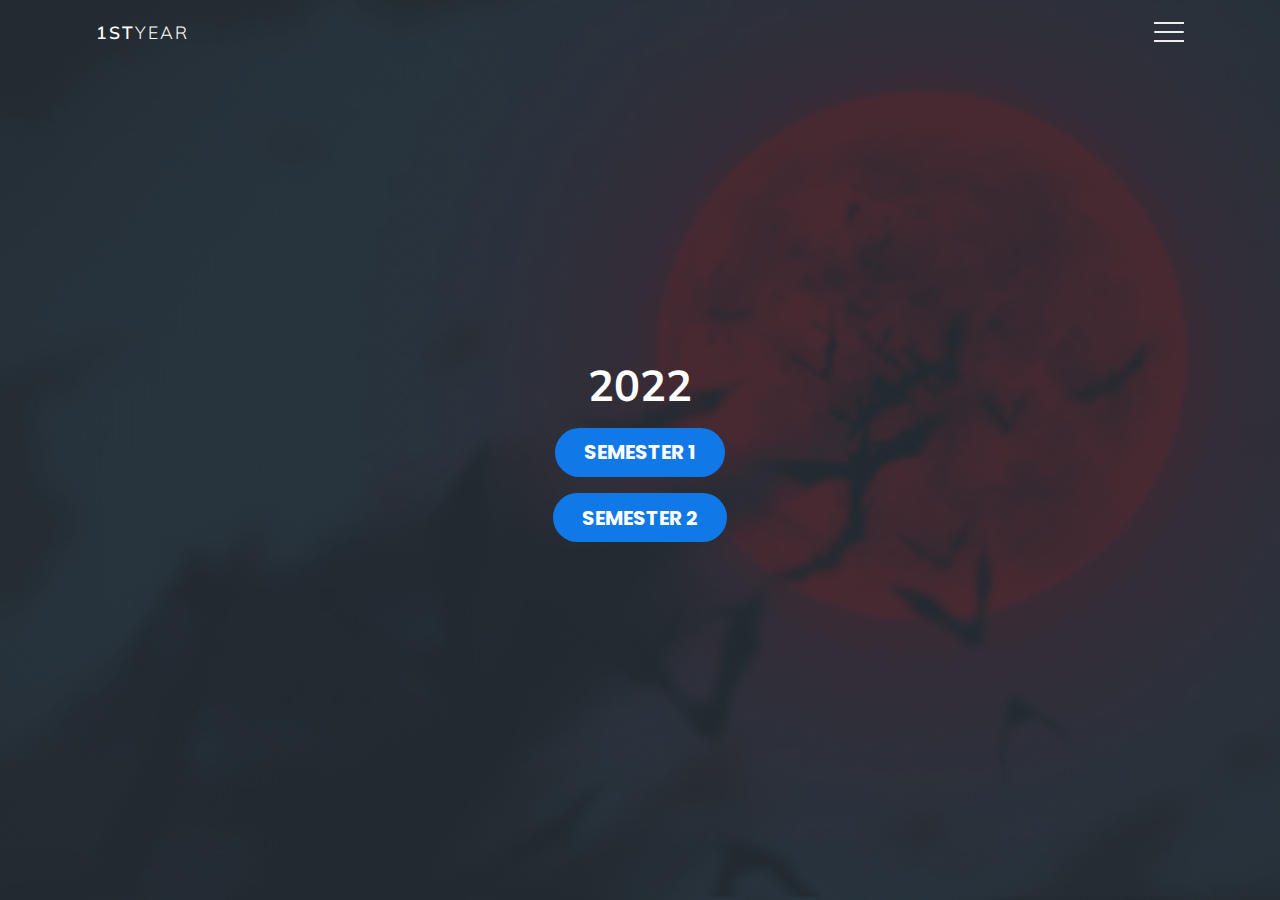
<file: 1styear.html>
<!DOCTYPE html>
<html lang="en">
  <head>
    <meta charset="UTF-8" />
    <meta name="viewport" content="width=device-width, initial-scale=1.0" />
    <title>HTS</title>
    <link rel="stylesheet" href="style.css" />
    <link rel="stylesheet" href="style2.css">
    <link rel="stylesheet" href="https://use.fontawesome.com/releases/v5.3.1/css/all.css">
    <style>
      header {
min-height: 100vh;
width: 100%;
background: url("5Kkr.gif") no-repeat center / cover ;
position: relative;
}
    </style>
  </head>

  <body>
    <div class="container">
      <div class="navbar">
        <div class="menu">
          <h3 class="logo">1st<span>Year</span></h3>
          <div class="hamburger-menu">
            <div class="bar"></div>
          </div>
        </div>
      </div>

      <div class="main-container">
        <div class="main">
          <header>
            <div class="overlay">
              <div class="inner">
                
                  
                <h2 class="title"> 2022</h2>
               
                <button class="btn">  <a href = "2022sem2.html" style="color: white; text-decoration:none;" > <h2>Semester 1</h2></a> </button><br>
                <button class="btn">  <a href = "2022sem1.html" style="color: white; text-decoration:none;" > <h2>Semester 2</h2></a> </button>
       
                  
              
            </div>
          </header>
        </div>

        <div class="shadow one"></div>
        <div class="shadow two"></div> 
      </div>

      <div class="links">
        <ul>
          <li>
            <a href="Home.html" style="--i: 0.05s; text-decoration:none;">Home</a>
          </li>
          <li>
            <a href="1styear.html" style="--i: 0.1s; text-decoration:none;">1st Year</a>
          </li>
          <li>
            <a href="2ndyear.html" style="--i: 0.15s; text-decoration:none;">2nd Year</a>
          </li>
          <li>
            <a href="3rdyear.html" style="--i: 0.2s; text-decoration:none;">3rd Year</a>
          </li>
          <li>
            <a href="4thyear.html" style="--i: 0.25s; text-decoration:none;">4th Year</a>
          </li>
          <li>
            <a href="about.html" style="--i: 0.3s; text-decoration:none;"> Notes</a>
          </li>
        </ul>
      </div>
    </div>
    <script src="app.js"></script>
   
   
             
  </body>
</html>
</file>
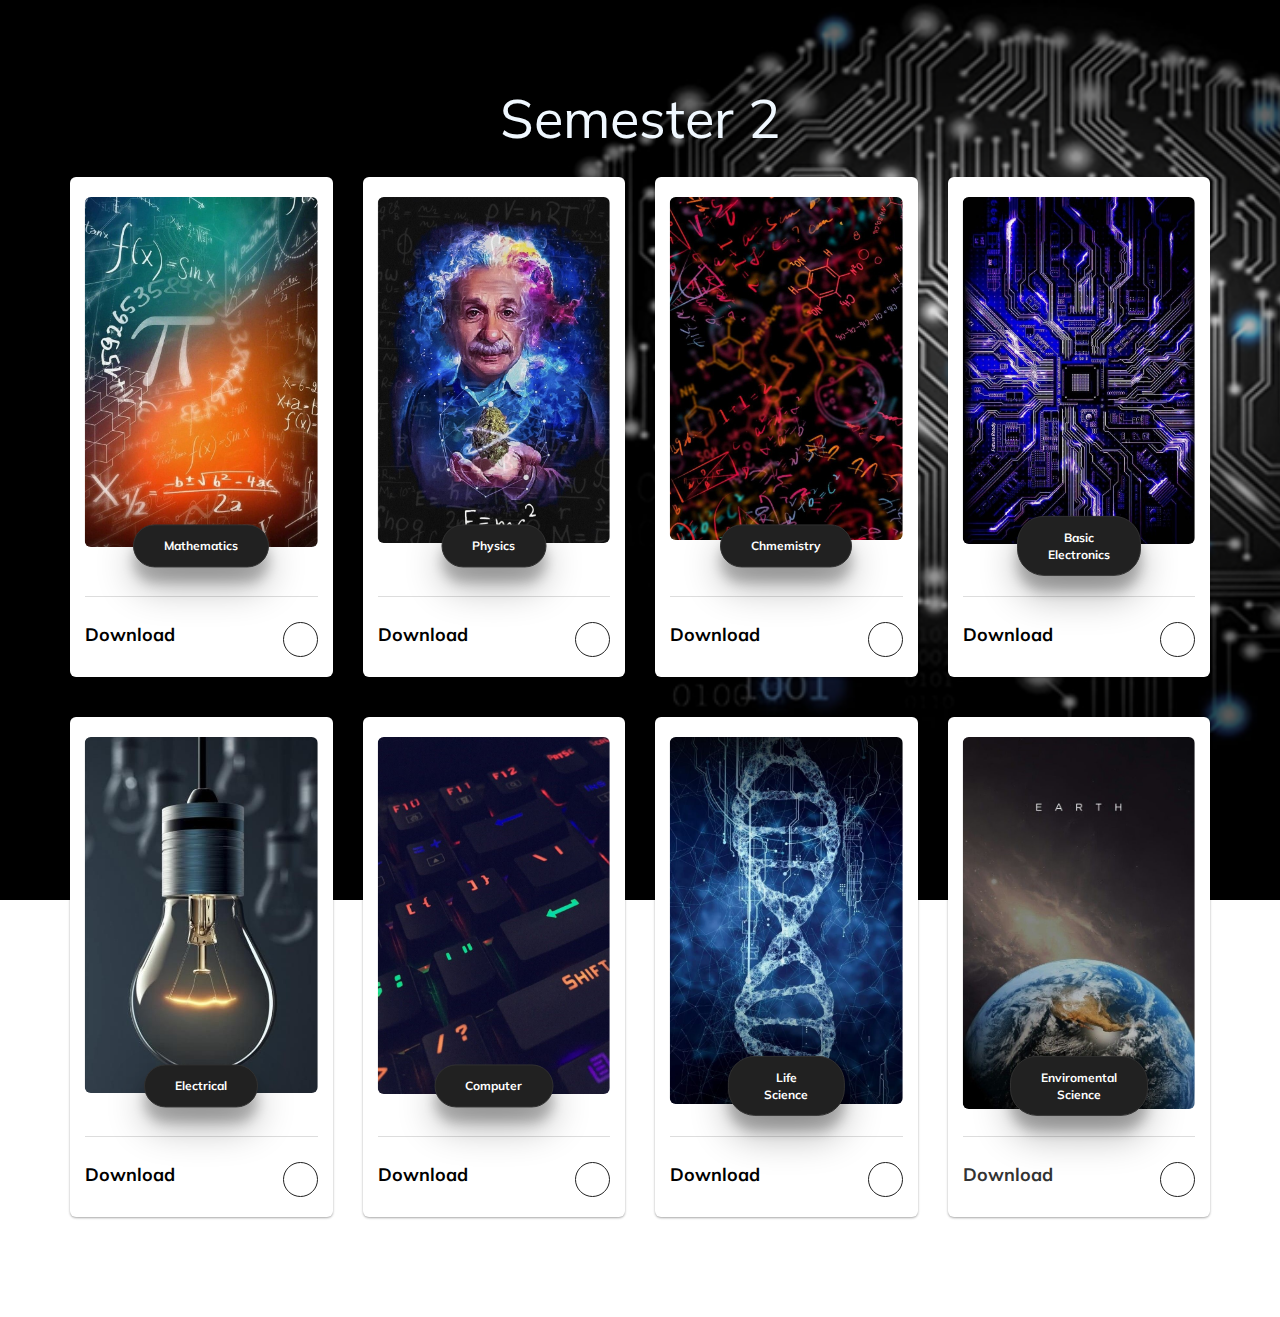
<file: 2022sem1.html>
<!DOCTYPE html>
<html lang="en" >
<head>
  <meta charset="UTF-8">
  <title>2022-semester2</title>
 
<link rel='stylesheet' href='https://maxcdn.bootstrapcdn.com/bootstrap/3.3.7/css/bootstrap.min.css'>
<link rel="stylesheet" href="./style2.css">

</head>
<body>
<!-- partial:index.partial.html -->


<div class="shell">
  <div class="container">
    <div class="container1">
      Semester 2
        
      </div>

    <div class="row">
      <div class="col-md-3">
        <div class="wsk-cp-product">
          <div class="wsk-cp-img">
            <img src="download.jfif" class="img-responsive" />
          </div>
          <div class="wsk-cp-text">
            <div class="category">
              <span>Mathematics</span>
            </div>
            <div class="card-footer">
              <div class="wcf-left"><span class="price"><a href = "https://drive.google.com/file/d/14luK5hTlE2MDEBNUDok4kD4ci3mFXIgj/view?usp=share_link" style=" color: black;text-decoration:none;" > Download</a></span></div>
              <div class="wcf-right"><a href="#" class="buy-btn"><i class="zmdi zmdi-shopping-basket"></i></a></div>
            </div>
          </div>
        </div>
      </div>





      <div class="col-md-3">
        <div class="wsk-cp-product">
          <div class="wsk-cp-img"><img src="Albert Einstein IPhone Wallpaper _ Pôsteres de ciência, Desenhos de quimica, Desenhando retratos.jfif" alt="Product" class="img-responsive" /></div>
          <div class="wsk-cp-text">
            <div class="category">
              <span>Physics</span>
            </div>
           
            <div class="card-footer">
              <div class="wcf-left"><span class="price"><a href = "Home.html" style=" color: black;text-decoration:none;" > Download</a></span></div>
              <div class="wcf-right"><a href="#" class="buy-btn"><i class="zmdi zmdi-shopping-basket"></i></a></div>
            </div>
          </div>
        </div>
      </div>








      <div class="col-md-3">
        <div class="wsk-cp-product">
          <div class="wsk-cp-img"><img src="Chemistry IPhone Wallpaper - IPhone Wallpapers.jfif" alt="Product" class="img-responsive" /></div>
          <div class="wsk-cp-text">
            <div class="category">
              <span>Chmemistry</span>
            </div>
            <div class="card-footer">
              <div class="wcf-left"><span class="price"><a href = "Home.html" style=" color: black;text-decoration:none;" > Download</a></span></div>
              <div class="wcf-right"><a href="#" class="buy-btn"><i class="zmdi zmdi-shopping-basket"></i></a></div>
            </div>
          </div>
        </div>
      </div>





      <div class="col-md-3">
        <div class="wsk-cp-product">
          <div class="wsk-cp-img"><img src="download1.jfif" alt="Product" class="img-responsive" /></div>
          <div class="wsk-cp-text">
            <div class="category">
              <span>Basic Electronics</span>
            </div>
            <div class="card-footer">
              <div class="wcf-left"><span class="price"><a href = "https://drive.google.com/file/d/1tmpnNOwl6OBOIGTT5zBUyQebWwu52nvU/view?usp=share_link" style=" color: black;text-decoration:none;" > Download</a></span></div>
              <div class="wcf-right"><a href="#" class="buy-btn"><i class="zmdi zmdi-shopping-basket"></i></a></div>
            </div>
          </div>
        </div>
      </div>
    </div>



    <div class="row">
      <div class="col-md-3">
        <div class="wsk-cp-product">
          <div class="wsk-cp-img">
            <img src="Free Light Bulb Wallpaper For Your Phone.jfif" class="img-responsive" />
          </div>
          <div class="wsk-cp-text">
            <div class="category">
              <span>Electrical</span>
            </div>
          
            <div class="card-footer">
              <div class="wcf-left"><span class="price"><a href = "https://drive.google.com/file/d/1TcxLh-Erq_yrjzF3q775MpYH2MUv0YNY/view?usp=share_link" style=" color: black;text-decoration:none;" > Download</a></span></div>
              <div class="wcf-right"><a href="#" class="buy-btn"><i class="zmdi zmdi-shopping-basket"></i></a></div>
            </div>
          </div>
        </div>
      </div>
      <div class="col-md-3">
        <div class="wsk-cp-product">
          <div class="wsk-cp-img"><img src="Wallpapers keyboard.jfif" alt="Product" class="img-responsive" /></div>
          <div class="wsk-cp-text">
            <div class="category">
              <span>Computer</span>
            </div>
          <div class="card-footer">
              <div class="wcf-left"><span class="price"><a href = "Home.html" style=" color: black;text-decoration:none;" > Download</a></span></div>
              <div class="wcf-right"><a href="#" class="buy-btn"><i class="zmdi zmdi-shopping-basket"></i></a></div>
            </div>
          </div>
        </div>
      </div>


      <div class="col-md-3">
        <div class="wsk-cp-product">
          <div class="wsk-cp-img"><img src="download2.jfif" alt="Product" class="img-responsive" /></div>
          <div class="wsk-cp-text">
            <div class="category">
              <span>Life Science</span>
            </div>
           
            <div class="card-footer">
              <div class="wcf-left"><span class="price"><a href = "https://drive.google.com/file/d/1tyAqsyNu_QuIY27sj90h1M3udUKqfQlR/view?usp=share_link" style=" color: black;text-decoration:none;" > Download</a></span></div>
              <div class="wcf-right"><a href="#" class="buy-btn"><i class="zmdi zmdi-shopping-basket"></i></a></div>
            </div>
          </div>
        </div>
      </div>


      <div class="col-md-3">
        <div class="wsk-cp-product">
          <div class="wsk-cp-img"><img src="download4.jfif" alt="Product" class="img-responsive" /></div>
          <div class="wsk-cp-text">
            <div class="category">
              <span>Enviromental Science</span>
            </div>
<div class="card-footer">
              <div class="wcf-left"><span class="price">Download</span></div>
              <div class="wcf-right"><a href="#" class="buy-btn"><i class="zmdi zmdi-shopping-basket"></i></a></div>
            </div>
          </div>
        </div>
      </div>
    </div>
  </div>
</div>
<!-- partial -->
  
</body>
</html>
</file>
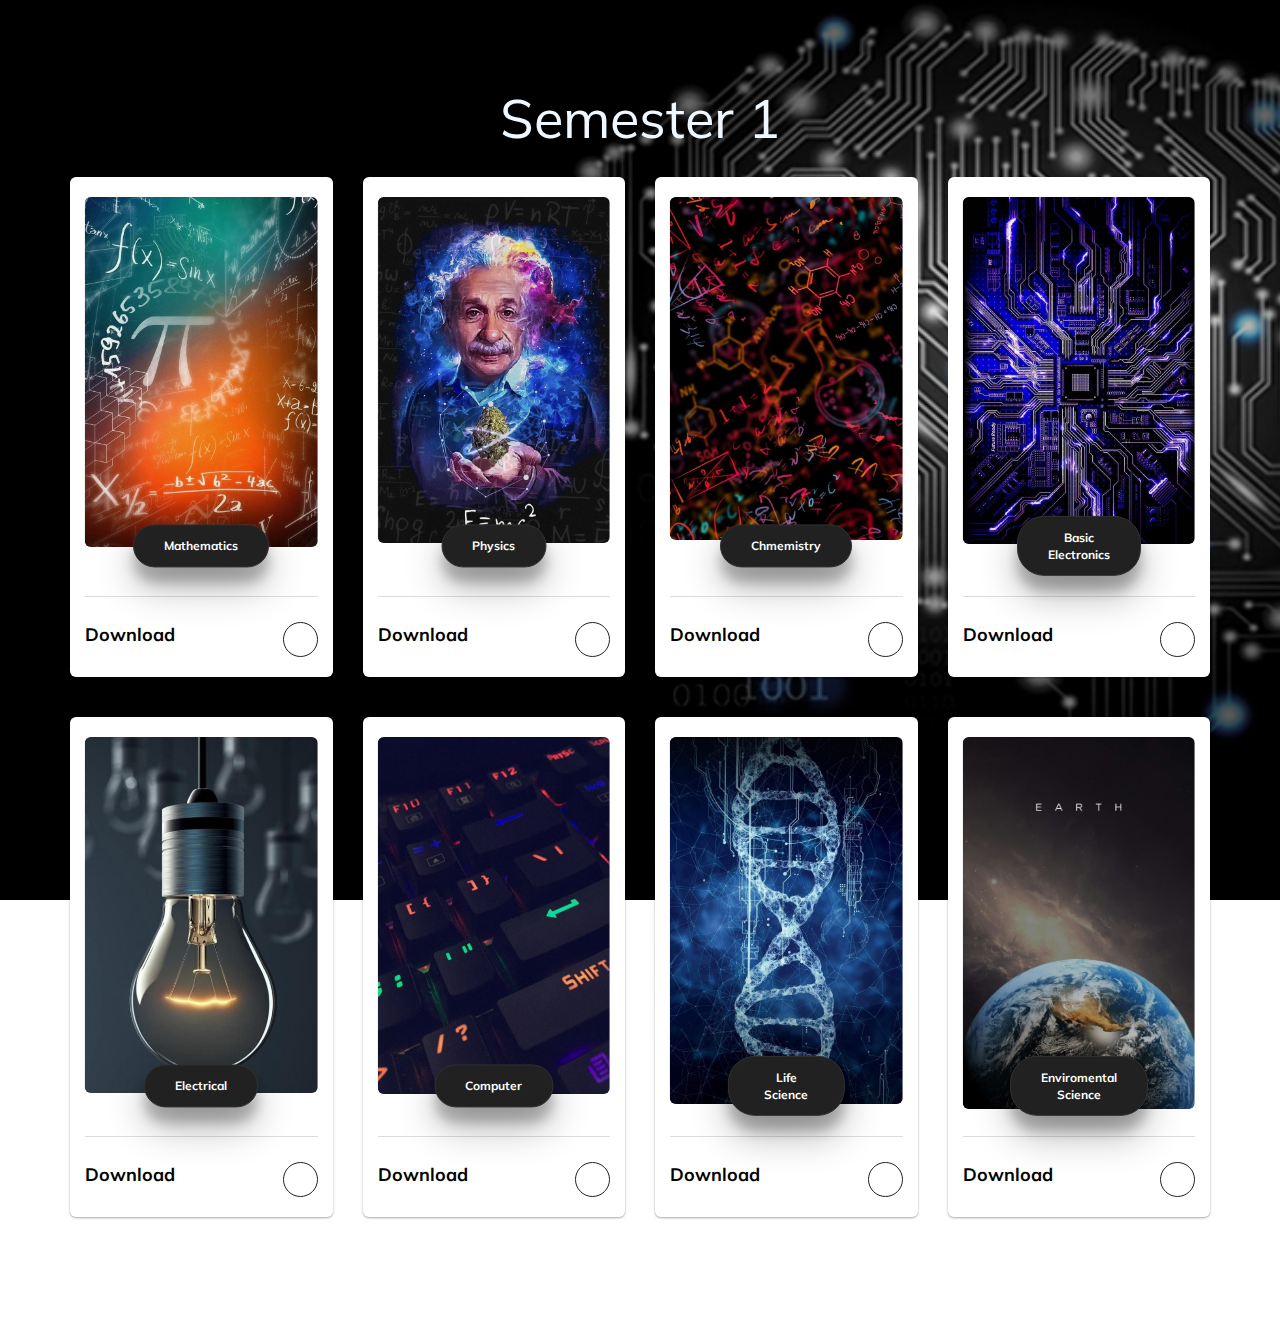
<file: 2022sem2.html>
<!DOCTYPE html>
<html lang="en" >
<head>
  <meta charset="UTF-8">
  <title>2022-semester 1</title>
 
<link rel='stylesheet' href='https://maxcdn.bootstrapcdn.com/bootstrap/3.3.7/css/bootstrap.min.css'>
<link rel="stylesheet" href="./style2.css">

</head>
<body>
<!-- partial:index.partial.html -->


<div class="shell">
  <div class="container">
    <div class="container1">
      Semester 1
        
      </div>
      

    <div class="row">
      <div class="col-md-3">
        <div class="wsk-cp-product">
          <div class="wsk-cp-img">
            <img src="download.jfif" class="img-responsive" />
          </div>
          <div class="wsk-cp-text">
            <div class="category">
              <span>Mathematics</span>
            </div>
            <div class="card-footer">
              <div class="wcf-left"><span class="price"><a href = "Home.html" style=" color: black;text-decoration:none;" > Download</a></span></div>
              <div class="wcf-right"><a href="#" class="buy-btn"><i class="zmdi zmdi-shopping-basket"></i></a></div>
            </div>
          </div>
        </div>
      </div>





      <div class="col-md-3">
        <div class="wsk-cp-product">
          <div class="wsk-cp-img"><img src="Albert Einstein IPhone Wallpaper _ Pôsteres de ciência, Desenhos de quimica, Desenhando retratos.jfif" alt="Product" class="img-responsive" /></div>
          <div class="wsk-cp-text">
            <div class="category">
              <span>Physics</span>
            </div>
           
            <div class="card-footer">
              <div class="wcf-left"><span class="price"><a href = "Home.html" style=" color: black;text-decoration:none;" > Download</a></span></div>
              <div class="wcf-right"><a href="#" class="buy-btn"><i class="zmdi zmdi-shopping-basket"></i></a></div>
            </div>
          </div>
        </div>
      </div>








      <div class="col-md-3">
        <div class="wsk-cp-product">
          <div class="wsk-cp-img"><img src="Chemistry IPhone Wallpaper - IPhone Wallpapers.jfif" alt="Product" class="img-responsive" /></div>
          <div class="wsk-cp-text">
            <div class="category">
              <span>Chmemistry</span>
            </div>
            <div class="card-footer">
              <div class="wcf-left"><span class="price"><a href = "Home.html" style=" color: black;text-decoration:none;" > Download</a></span></div>
              <div class="wcf-right"><a href="#" class="buy-btn"><i class="zmdi zmdi-shopping-basket"></i></a></div>
            </div>
          </div>
        </div>
      </div>





      <div class="col-md-3">
        <div class="wsk-cp-product">
          <div class="wsk-cp-img"><img src="download1.jfif" alt="Product" class="img-responsive" /></div>
          <div class="wsk-cp-text">
            <div class="category">
              <span>Basic Electronics</span>
            </div>
            <div class="card-footer">
              <div class="wcf-left"><span class="price"><a href = "Home.html" style=" color: black;text-decoration:none;" > Download</a></span></div>
              <div class="wcf-right"><a href="#" class="buy-btn"><i class="zmdi zmdi-shopping-basket"></i></a></div>
            </div>
          </div>
        </div>
      </div>
    </div>



    <div class="row">
      <div class="col-md-3">
        <div class="wsk-cp-product">
          <div class="wsk-cp-img">
            <img src="Free Light Bulb Wallpaper For Your Phone.jfif" class="img-responsive" />
          </div>
          <div class="wsk-cp-text">
            <div class="category">
              <span>Electrical</span>
            </div>
          
            <div class="card-footer">
              <div class="wcf-left"><span class="price"><a href = "Home.html" style=" color: black;text-decoration:none;" > Download</a></span></div>
              <div class="wcf-right"><a href="#" class="buy-btn"><i class="zmdi zmdi-shopping-basket"></i></a></div>
            </div>
          </div>
        </div>
      </div>
      <div class="col-md-3">
        <div class="wsk-cp-product">
          <div class="wsk-cp-img"><img src="Wallpapers keyboard.jfif" alt="Product" class="img-responsive" /></div>
          <div class="wsk-cp-text">
            <div class="category">
              <span>Computer</span>
            </div>
          <div class="card-footer">
              <div class="wcf-left"><span class="price"><a href = "Home.html" style=" color: black;text-decoration:none;" > Download</a></span></div>
              <div class="wcf-right"><a href="#" class="buy-btn"><i class="zmdi zmdi-shopping-basket"></i></a></div>
            </div>
          </div>
        </div>
      </div>


      <div class="col-md-3">
        <div class="wsk-cp-product">
          <div class="wsk-cp-img"><img src="download2.jfif" alt="Product" class="img-responsive" /></div>
          <div class="wsk-cp-text">
            <div class="category">
              <span>Life Science</span>
            </div>
           
            <div class="card-footer">
              <div class="wcf-left"><span class="price"><a href = "Home.html" style=" color: black;text-decoration:none;" > Download</a></span></div>
              <div class="wcf-right"><a href="#" class="buy-btn"><i class="zmdi zmdi-shopping-basket"></i></a></div>
            </div>
          </div>
        </div>
      </div>


      <div class="col-md-3">
        <div class="wsk-cp-product">
          <div class="wsk-cp-img"><img src="download4.jfif" alt="Product" class="img-responsive" /></div>
          <div class="wsk-cp-text">
            <div class="category">
              <span>Enviromental Science</span>
            </div>
<div class="card-footer">
              <div class="wcf-left"><span class="price"><a href = "Home.html" style=" color: black;text-decoration:none;" > Download</a></span></div>
              <div class="wcf-right"><a href="#" class="buy-btn"><i class="zmdi zmdi-shopping-basket"></i></a></div>
            </div>
          </div>
        </div>
      </div>
    </div>
  </div>
</div>
<!-- partial -->
  
</body>
</html>
</file>
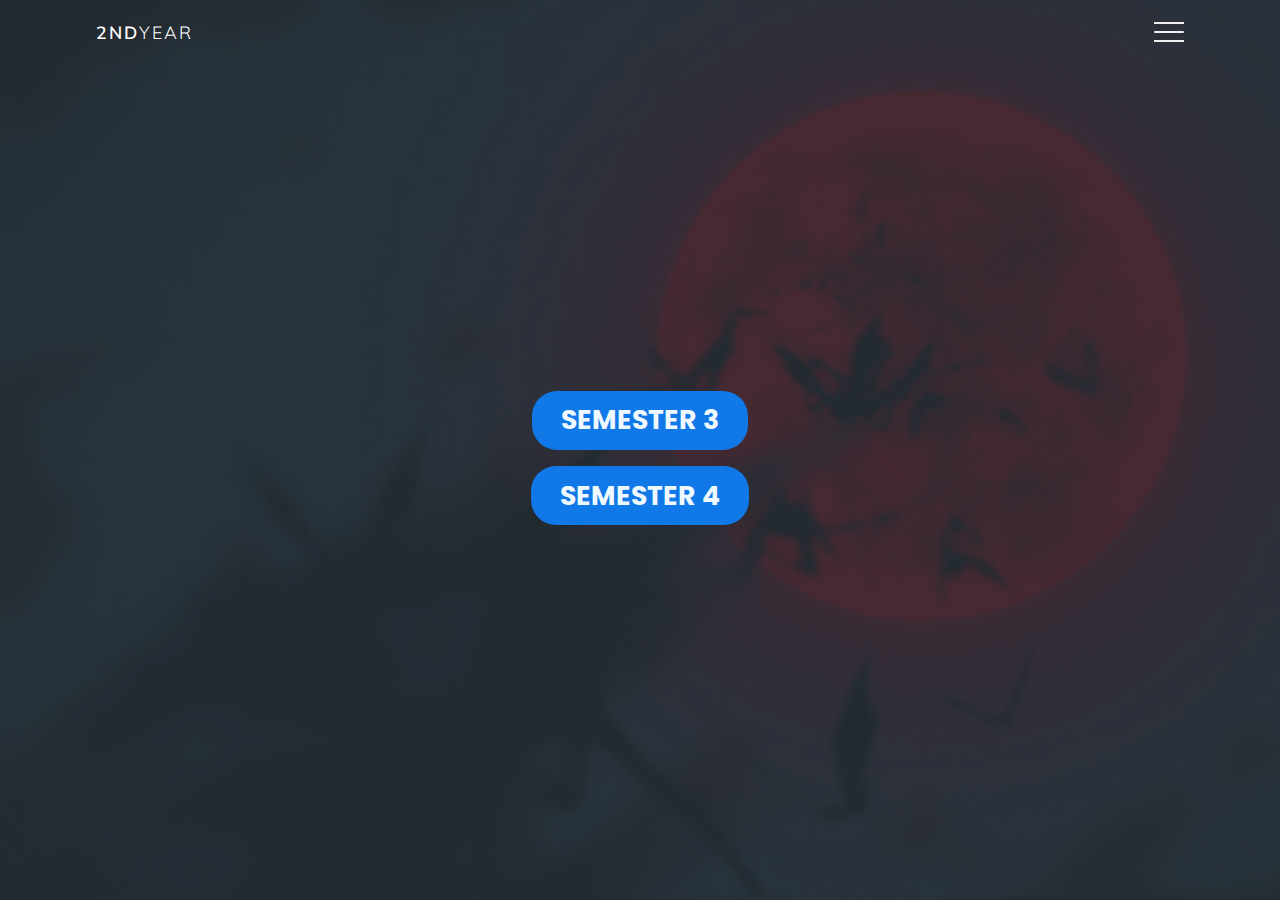
<file: 2ndyear.html>
<!DOCTYPE html>
<html lang="en">
  <head>
    <meta charset="UTF-8" />
    <meta name="viewport" content="width=device-width, initial-scale=1.0" />
    <title>HTS</title>
    <link rel="stylesheet" href="style.css" />
    <link rel="stylesheet" href="style2.css">
    <link rel="stylesheet" href="https://use.fontawesome.com/releases/v5.3.1/css/all.css">
    <style>
      header {
min-height: 100vh;
width: 100%;
background: url("5Kkr.gif") no-repeat center / cover ;
position: relative;
}
    </style>
  </head>

  <body>
    <div class="container">
      <div class="navbar">
        <div class="menu">
          <h3 class="logo">2nd<span>Year</span></h3>
          <div class="hamburger-menu">
            <div class="bar"></div>
          </div>
        </div>
      </div>

      <div class="main-container">
        <div class="main">
          <header>
            <div class="overlay">
              <div class="inner">
                <button class="btn">  <a href="3sem.html"style="--i: 0.05s; text-decoration:none; color: aliceblue;"><h1>SEMESTER 3</h1></a></button><br>
                <button class="btn">  <a href="4sem.html" style="--i: 0.05s; text-decoration:none; color: aliceblue;"><h1>SEMESTER 4</h1></a></button><br>
             
            </div>
          </header>
        </div>

        <div class="shadow one"></div>
        <div class="shadow two"></div> 
      </div>

      <div class="links">
        <ul>
          <li>
            <a href="Home.html" style="--i: 0.05s; text-decoration:none;">Home</a>
          </li>
          <li>
            <a href="1styear.html" style="--i: 0.1s; text-decoration:none;">1st Year</a>
          </li>
          <li>
            <a href="2ndyear.html" style="--i: 0.15s; text-decoration:none;">2nd Year</a>
          </li>
          <li>
            <a href="3rdyear.html" style="--i: 0.2s; text-decoration:none;">3rd Year</a>
          </li>
          <li>
            <a href="4thyear.html" style="--i: 0.25s; text-decoration:none;">4th Year</a>
          </li>
          <li>
            <a href="about.html" style="--i: 0.3s; text-decoration:none;"> Notes</a>
          </li>
        </ul>
      </div>
    </div>
    <script src="app.js"></script>
   
   
             
  </body>
</html>
</file>
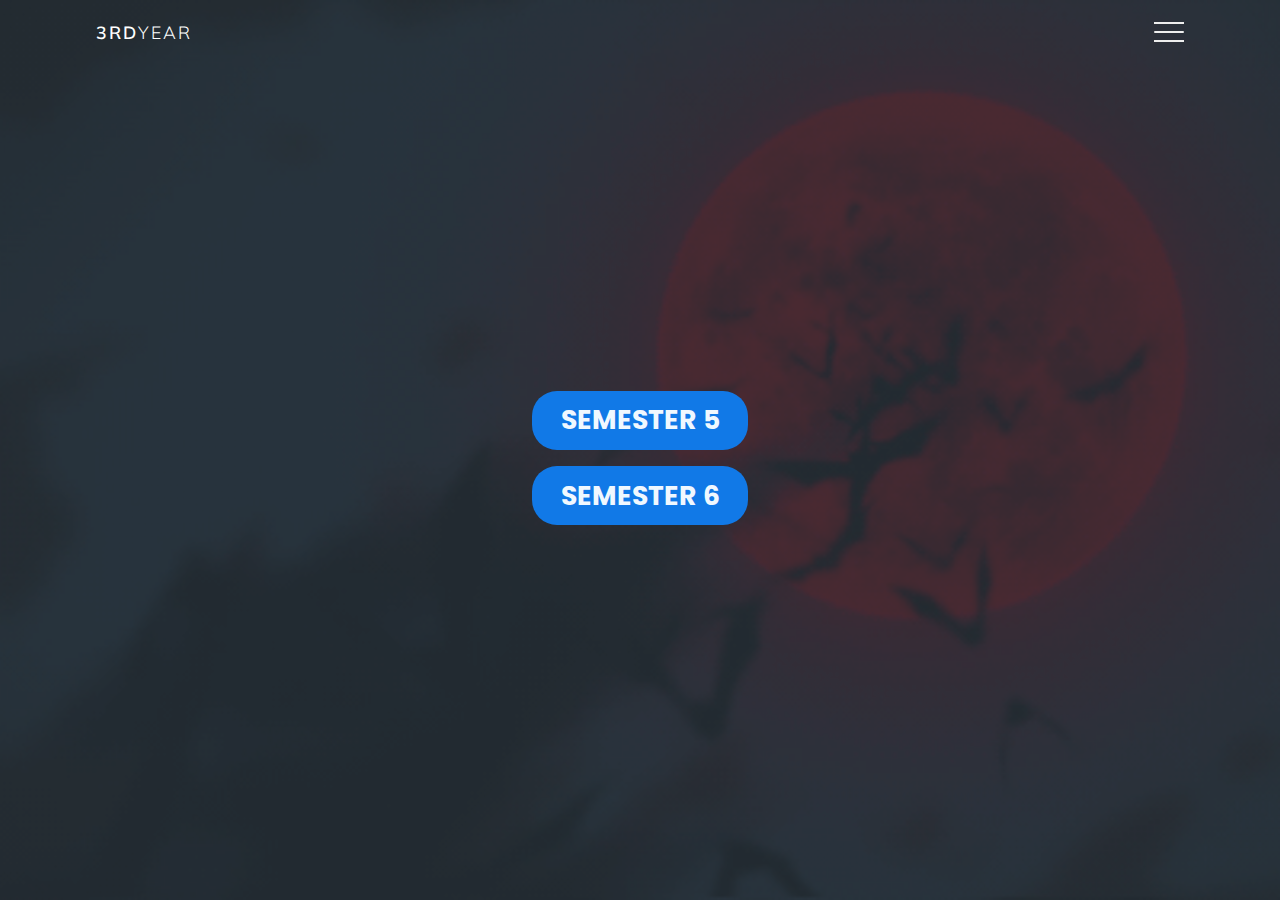
<file: 3rdyear.html>
<!DOCTYPE html>
<html lang="en">
  <head>
    <meta charset="UTF-8" />
    <meta name="viewport" content="width=device-width, initial-scale=1.0" />
    <title>HTS</title>
    <link rel="stylesheet" href="style.css" />
    <link rel="stylesheet" href="style2.css">
    <link rel="stylesheet" href="https://use.fontawesome.com/releases/v5.3.1/css/all.css">
    <style>
      header {
min-height: 100vh;
width: 100%;
background: url("5Kkr.gif") no-repeat center / cover ;
position: relative;
}
    </style>
  </head>

  <body>
    <div class="container">
      <div class="navbar">
        <div class="menu">
          <h3 class="logo">3rd<span>Year</span></h3>
          <div class="hamburger-menu">
            <div class="bar"></div>
          </div>
        </div>
      </div>

      <div class="main-container">
        <div class="main">
          <header>
            <div class="overlay">
              <div class="inner">
                 <button class="btn">  <a href="5sem.html"style="--i: 0.05s; text-decoration:none; color: aliceblue;"><h1>SEMESTER 5</h1></a></button><br>
                 <button class="btn">  <a href="6sem.html" style="--i: 0.05s; text-decoration:none; color: aliceblue;"><h1>SEMESTER 6</h1></a></button><br>
            </div>
          </header>
        </div>

        <div class="shadow one"></div>
        <div class="shadow two"></div> 
      </div>

      <div class="links">
        <ul>
          <li>
            <a href="Home.html" style="--i: 0.05s; text-decoration:none;">Home</a>
          </li>
          <li>
            <a href="1styear.html" style="--i: 0.1s; text-decoration:none;">1st Year</a>
          </li>
          <li>
            <a href="2ndyear.html" style="--i: 0.15s; text-decoration:none;">2nd Year</a>
          </li>
          <li>
            <a href="3rdyear.html" style="--i: 0.2s; text-decoration:none;">3rd Year</a>
          </li>
          <li>
            <a href="4thyear.html" style="--i: 0.25s; text-decoration:none;">4th Year</a>
          </li>
          <li>
            <a href="about.html" style="--i: 0.3s; text-decoration:none;"> Notes</a>
          </li>
        </ul>
      </div>
    </div>
    <script src="app.js"></script>
   
   
             
  </body>
</html>
</file>
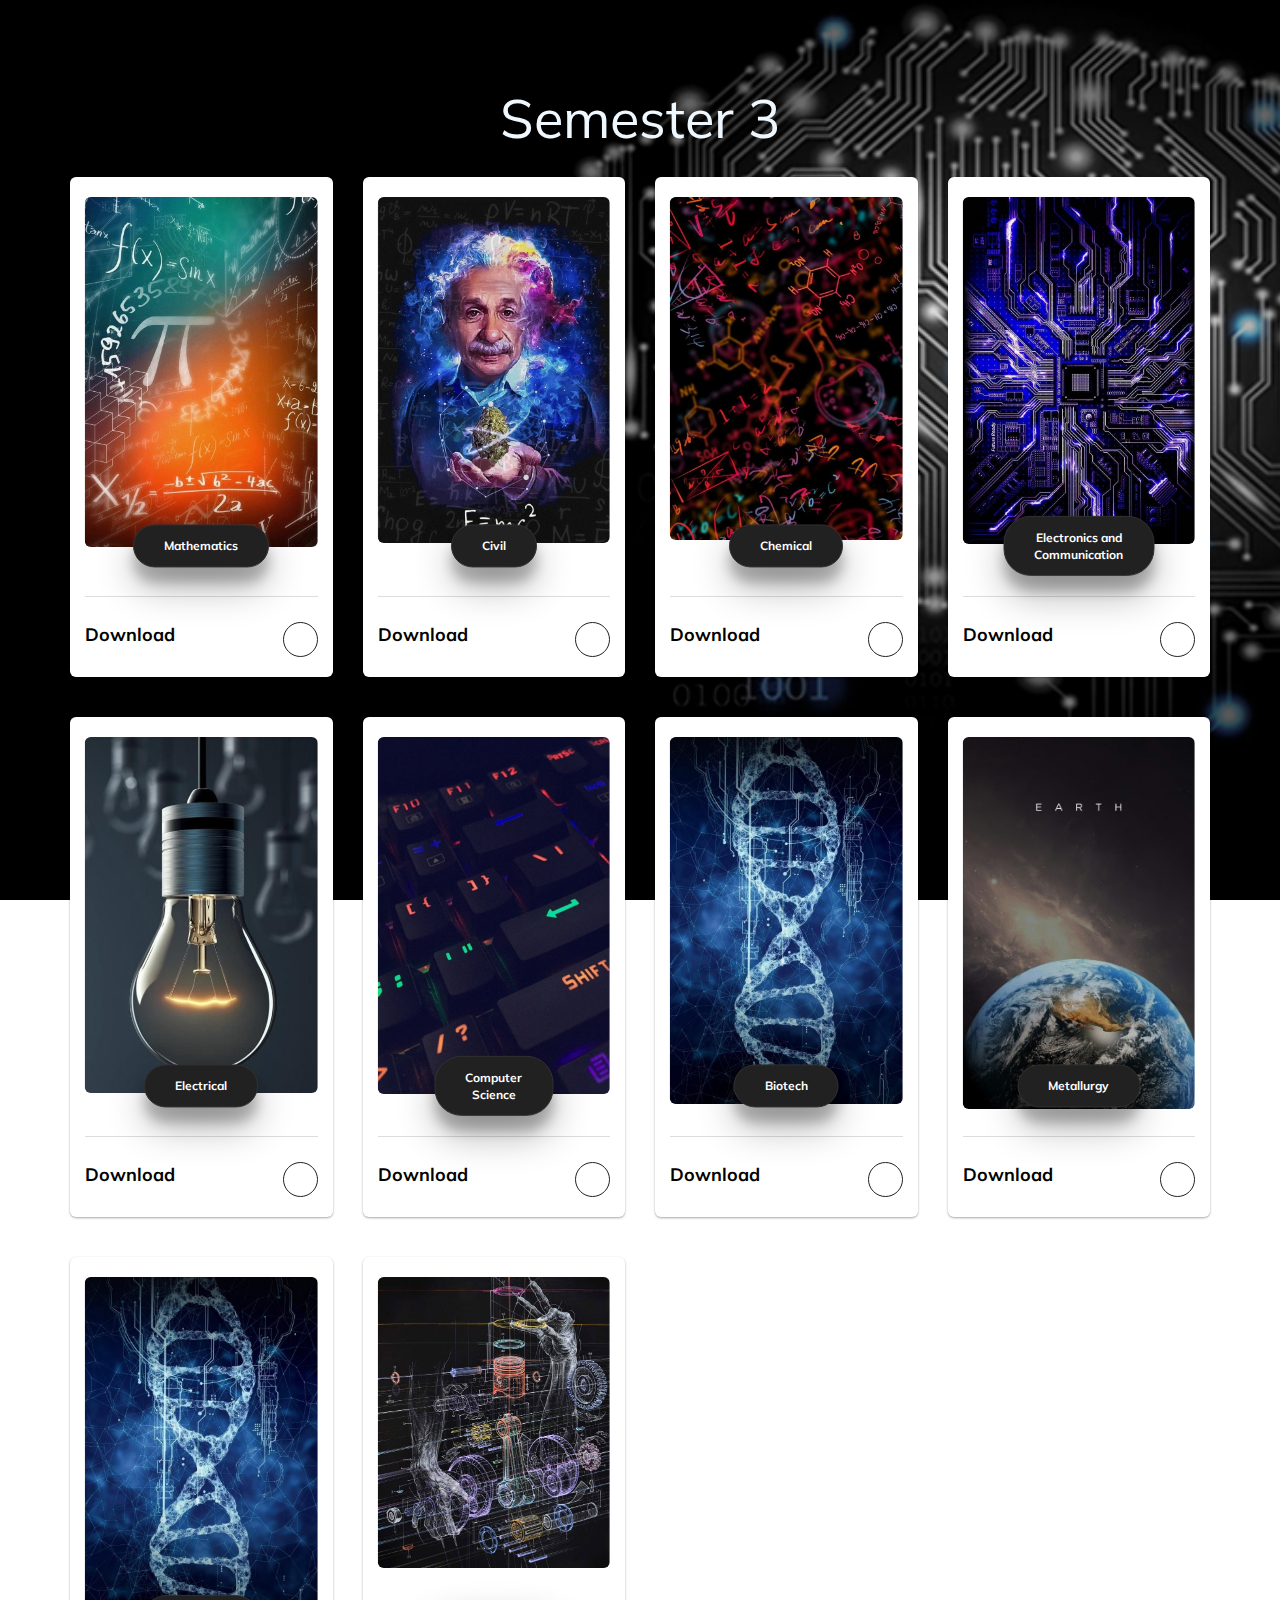
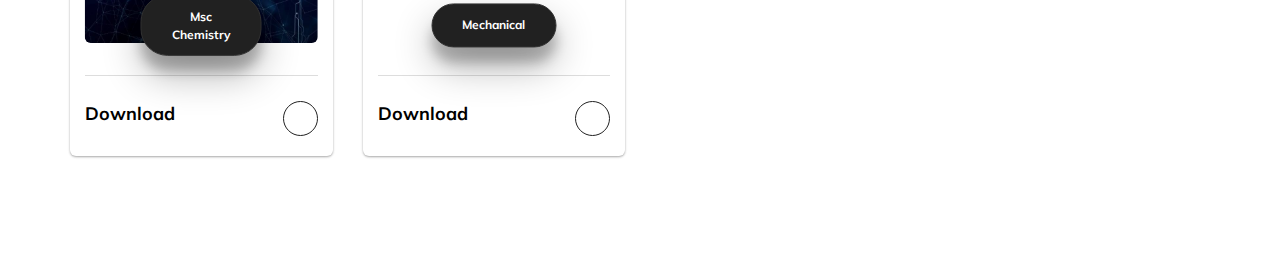
<file: 3sem.html>
<!DOCTYPE html>
<html lang="en" >
<head>
  <meta charset="UTF-8">
  <title>2022-semester 1</title>
 
<link rel='stylesheet' href='https://maxcdn.bootstrapcdn.com/bootstrap/3.3.7/css/bootstrap.min.css'>
<link rel="stylesheet" href="./style2.css">

</head>
<body>
<!-- partial:index.partial.html -->


<div class="shell">
  <div class="container">
    <div class="container1">
      Semester 3
        
      </div>
      

    <div class="row">
      <div class="col-md-3">
        <div class="wsk-cp-product">
          <div class="wsk-cp-img">
            <img src="download.jfif" class="img-responsive" />
          </div>
          <div class="wsk-cp-text">
            <div class="category">
              <span>Mathematics</span>
            </div>
            <div class="card-footer">
              <div class="wcf-left"><span class="price"><a href = "https://drive.google.com/file/d/1P5rj4Orw71sx-5_iJl8Vn2rhnYK1eyoZ/view?usp=share_link" style=" color: black;text-decoration:none;" > Download</a></span></div>
              <div class="wcf-right"><a href="#" class="buy-btn"><i class="zmdi zmdi-shopping-basket"></i></a></div>
            </div>
          </div>
        </div>
      </div>





      <div class="col-md-3">
        <div class="wsk-cp-product">
          <div class="wsk-cp-img"><img src="Albert Einstein IPhone Wallpaper _ Pôsteres de ciência, Desenhos de quimica, Desenhando retratos.jfif" alt="Product" class="img-responsive" /></div>
          <div class="wsk-cp-text">
            <div class="category">
              <span>Civil</span>
            </div>
           
            <div class="card-footer">
              <div class="wcf-left"><span class="price"><a href = "https://drive.google.com/file/d/1wdo6A0N3m1SOsL1NKtpbZKoPrbrdtcWo/view?usp=share_link" style=" color: black;text-decoration:none;" > Download</a></span></div>
              <div class="wcf-right"><a href="#" class="buy-btn"><i class="zmdi zmdi-shopping-basket"></i></a></div>
            </div>
          </div>
        </div>
      </div>








      <div class="col-md-3">
        <div class="wsk-cp-product">
          <div class="wsk-cp-img"><img src="Chemistry IPhone Wallpaper - IPhone Wallpapers.jfif" alt="Product" class="img-responsive" /></div>
          <div class="wsk-cp-text">
            <div class="category">
              <span>Chemical</span>
            </div>
            <div class="card-footer">
              <div class="wcf-left"><span class="price"><a href = "https://drive.google.com/file/d/17zHcexS99h2Se7n_fS3fq-ztVx9wTOw7/view?usp=share_link" style=" color: black;text-decoration:none;" > Download</a></span></div>
              <div class="wcf-right"><a href="#" class="buy-btn"><i class="zmdi zmdi-shopping-basket"></i></a></div>
            </div>
          </div>
        </div>
      </div>





      <div class="col-md-3">
        <div class="wsk-cp-product">
          <div class="wsk-cp-img"><img src="download1.jfif" alt="Product" class="img-responsive" /></div>
          <div class="wsk-cp-text">
            <div class="category">
              <span>Electronics and Communication</span>
            </div>
            <div class="card-footer">
              <div class="wcf-left"><span class="price"><a href = "https://drive.google.com/file/d/1sze-rDd0bqM-yqh3EB0Ng4j9fBZe691i/view?usp=share_link" style=" color: black;text-decoration:none;" > Download</a></span></div>
              <div class="wcf-right"><a href="#" class="buy-btn"><i class="zmdi zmdi-shopping-basket"></i></a></div>
            </div>
          </div>
        </div>
      </div>
    </div>



    <div class="row">
      <div class="col-md-3">
        <div class="wsk-cp-product">
          <div class="wsk-cp-img">
            <img src="Free Light Bulb Wallpaper For Your Phone.jfif" class="img-responsive" />
          </div>
          <div class="wsk-cp-text">
            <div class="category">
              <span>Electrical</span>
            </div>
          
            <div class="card-footer">
              <div class="wcf-left"><span class="price"><a href = "https://drive.google.com/file/d/1L8IXiY3KUdQucuHmgFqaIiclZBeikUpv/view?usp=share_link" style=" color: black;text-decoration:none;" > Download</a></span></div>
              <div class="wcf-right"><a href="#" class="buy-btn"><i class="zmdi zmdi-shopping-basket"></i></a></div>
            </div>
          </div>
        </div>
      </div>
      <div class="col-md-3">
        <div class="wsk-cp-product">
          <div class="wsk-cp-img"><img src="Wallpapers keyboard.jfif" alt="Product" class="img-responsive" /></div>
          <div class="wsk-cp-text">
            <div class="category">
              <span>Computer Science</span>
            </div>
          <div class="card-footer">
              <div class="wcf-left"><span class="price"><a href = "https://drive.google.com/file/d/1nUna_HHkKnwbqaqQxMAkvmBSTjZpHWmb/view?usp=share_link" style=" color: black;text-decoration:none;" > Download</a></span></div>
              <div class="wcf-right"><a href="#" class="buy-btn"><i class="zmdi zmdi-shopping-basket"></i></a></div>
            </div>
          </div>
        </div>
      </div>


      <div class="col-md-3">
        <div class="wsk-cp-product">
          <div class="wsk-cp-img"><img src="download2.jfif" alt="Product" class="img-responsive" /></div>
          <div class="wsk-cp-text">
            <div class="category">
              <span>Biotech</span>
            </div>
           
            <div class="card-footer">
              <div class="wcf-left"><span class="price"><a href = "https://drive.google.com/file/d/14mmVvAJ2EAtYh9q3ci7SqIhFX8xzzATl/view?usp=share_link" style=" color: black;text-decoration:none;" > Download</a></span></div>
              <div class="wcf-right"><a href="#" class="buy-btn"><i class="zmdi zmdi-shopping-basket"></i></a></div>
            </div>
          </div>
        </div>
      </div>


      <div class="col-md-3">
        <div class="wsk-cp-product">
          <div class="wsk-cp-img"><img src="download4.jfif" alt="Product" class="img-responsive" /></div>
          <div class="wsk-cp-text">
            <div class="category">
              <span>Metallurgy</span>
            </div>
<div class="card-footer">
              <div class="wcf-left"><span class="price"><a href = "https://drive.google.com/file/d/19GNpqAwDXceGJLi-b3cjVKmwJoWw1dXc/view?usp=share_link" style=" color: black;text-decoration:none;" > Download</a></span></div>
              <div class="wcf-right"><a href="#" class="buy-btn"><i class="zmdi zmdi-shopping-basket"></i></a></div>
            </div>
          </div>
        </div>
      </div>

      
      <div class="col-md-3">
        <div class="wsk-cp-product">
          <div class="wsk-cp-img"><img src="download2.jfif" alt="Product" class="img-responsive" /></div>
          <div class="wsk-cp-text">
            <div class="category">
              <span>Msc Chemistry</span>
            </div>
           
            <div class="card-footer">
              <div class="wcf-left"><span class="price"><a href = "https://drive.google.com/file/d/1aNi1XuK2v6DQppTJWholCfwjOrPOYhe-/view?usp=share_link" style=" color: black;text-decoration:none;" > Download</a></span></div>
              <div class="wcf-right"><a href="#" class="buy-btn"><i class="zmdi zmdi-shopping-basket"></i></a></div>
            </div>
          </div>
        </div>
      </div>

      <div class="col-md-3">
        <div class="wsk-cp-product">
          <div class="wsk-cp-img"><img src="mech.png" alt="Product" class="img-responsive" /></div>
          <div class="wsk-cp-text">
            <div class="category">
              <span>Mechanical</span>
            </div>
           
            <div class="card-footer">
              <div class="wcf-left"><span class="price"><a href = "https://drive.google.com/file/d/1p-Nt8YCY5Laay0XkZnnKRbp0tLjC3yov/view?usp=share_link" style=" color: black;text-decoration:none;" > Download</a></span></div>
              <div class="wcf-right"><a href="#" class="buy-btn"><i class="zmdi zmdi-shopping-basket"></i></a></div>
            </div>
          </div>
        </div>
      </div>


    </div>
  </div>
</div>
<!-- partial -->
  
</body>
</html>
</file>
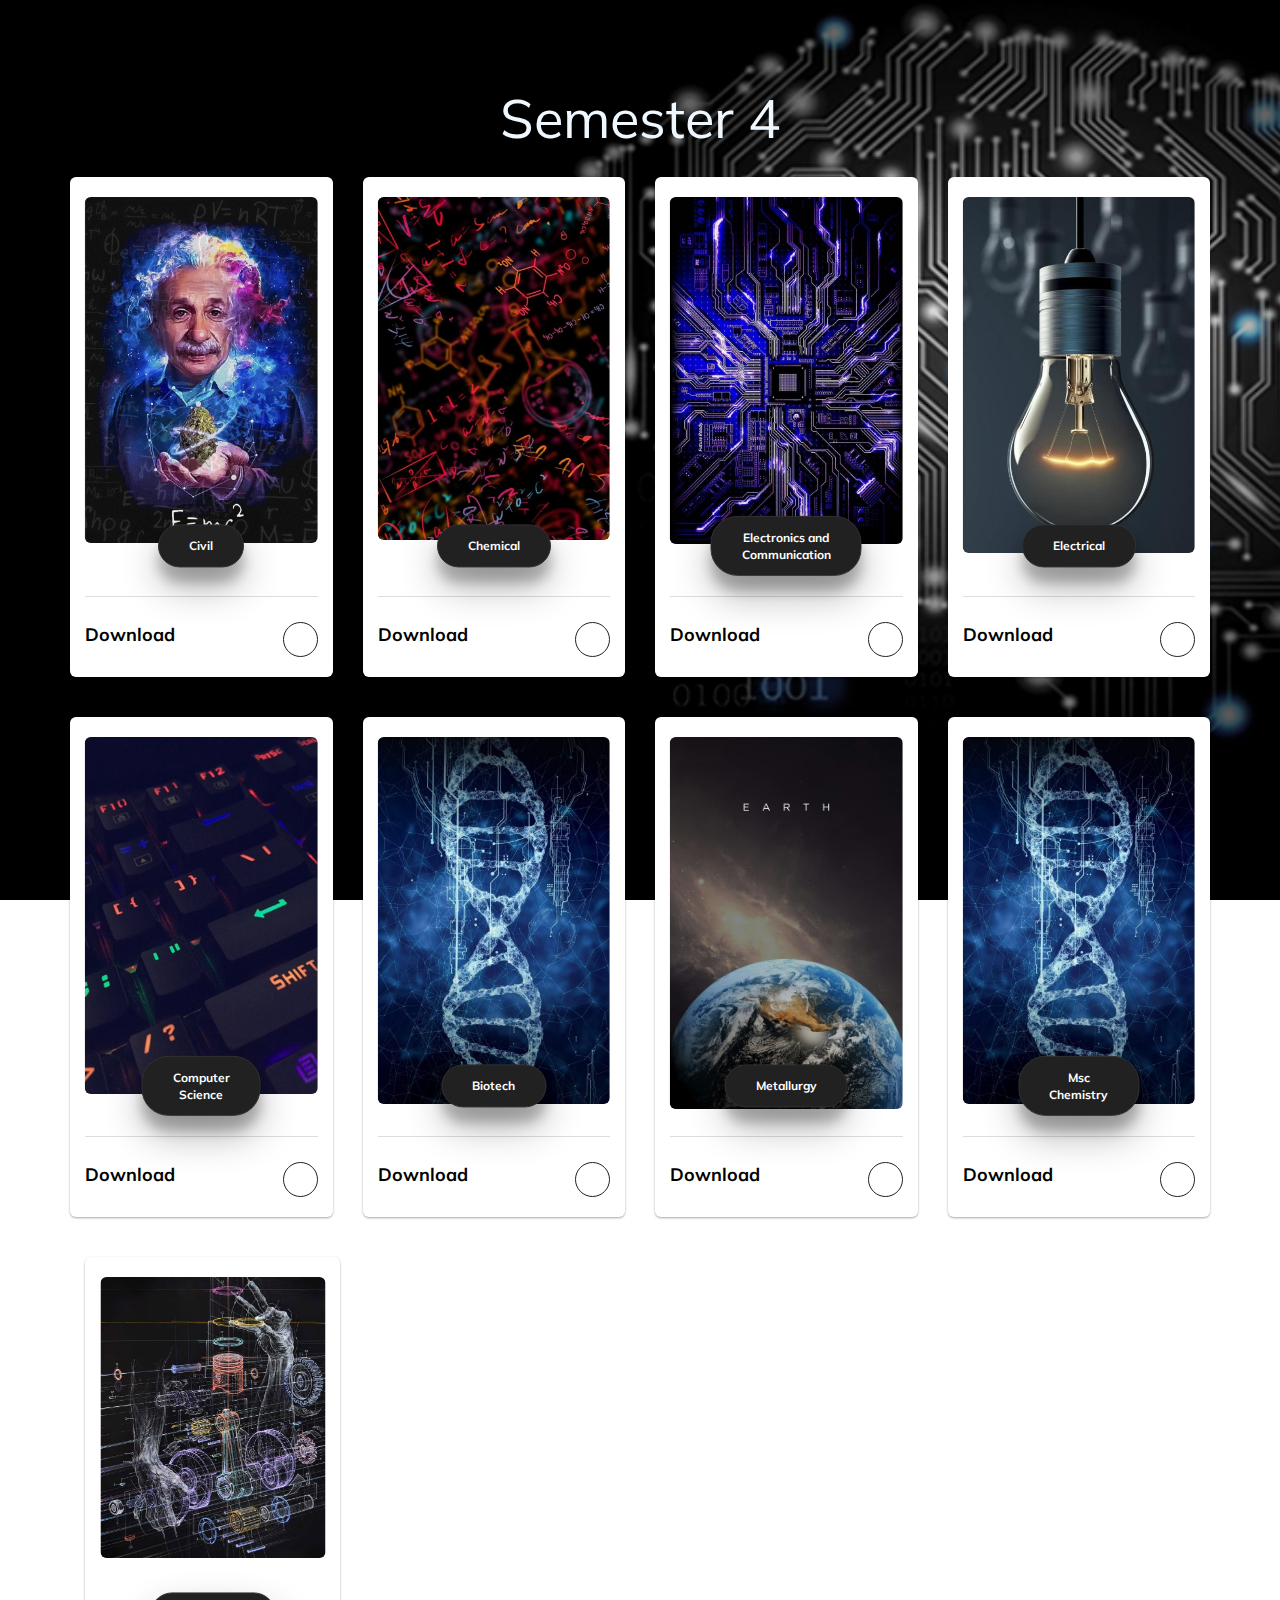
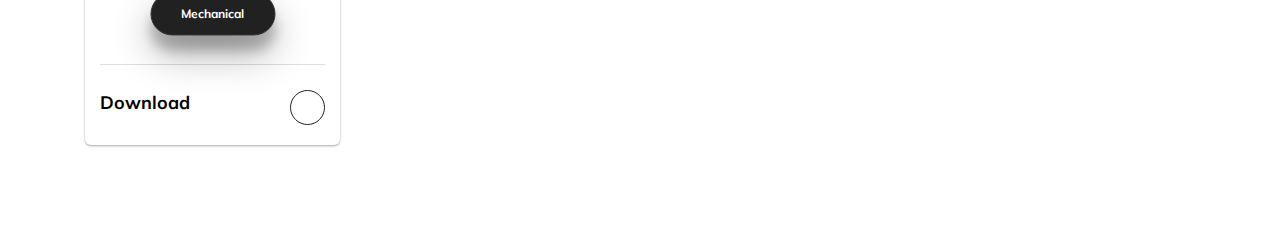
<file: 4sem.html>
<!DOCTYPE html>
<html lang="en" >
<head>
  <meta charset="UTF-8">
  <title>2022-semester 1</title>
 
<link rel='stylesheet' href='https://maxcdn.bootstrapcdn.com/bootstrap/3.3.7/css/bootstrap.min.css'>
<link rel="stylesheet" href="./style2.css">

</head>
<body>
<!-- partial:index.partial.html -->


<div class="shell">
  <div class="container">
    <div class="container1">
      Semester 4
        
      </div>
       
    
      

    <div class="row">
      <div class="col-md-3">
        <div class="wsk-cp-product">
          <div class="wsk-cp-img"><img src="Albert Einstein IPhone Wallpaper _ Pôsteres de ciência, Desenhos de quimica, Desenhando retratos.jfif" alt="Product" class="img-responsive" /></div>
          <div class="wsk-cp-text">
            <div class="category">
              <span>Civil</span>
            </div>
           
            <div class="card-footer">
              <div class="wcf-left"><span class="price"><a href = "https://drive.google.com/file/d/16NNnucQDroOasEc7M_IWTX7OmK0fsBNe/view?usp=share_link" style=" color: black;text-decoration:none;" > Download</a></span></div>
              <div class="wcf-right"><a href="#" class="buy-btn"><i class="zmdi zmdi-shopping-basket"></i></a></div>
            </div>
          </div>
        </div>
      </div>








      <div class="col-md-3">
        <div class="wsk-cp-product">
          <div class="wsk-cp-img"><img src="Chemistry IPhone Wallpaper - IPhone Wallpapers.jfif" alt="Product" class="img-responsive" /></div>
          <div class="wsk-cp-text">
            <div class="category">
              <span>Chemical</span>
            </div>
            <div class="card-footer">
              <div class="wcf-left"><span class="price"><a href = "https://drive.google.com/file/d/11Y3LqQpIT1Ayl3cDaIRPzpqpWbdqHxz7/view?usp=share_link" style=" color: black;text-decoration:none;" > Download</a></span></div>
              <div class="wcf-right"><a href="#" class="buy-btn"><i class="zmdi zmdi-shopping-basket"></i></a></div>
            </div>
          </div>
        </div>
      </div>





      <div class="col-md-3">
        <div class="wsk-cp-product">
          <div class="wsk-cp-img"><img src="download1.jfif" alt="Product" class="img-responsive" /></div>
          <div class="wsk-cp-text">
            <div class="category">
              <span>Electronics and Communication</span>
            </div>
            <div class="card-footer">
              <div class="wcf-left"><span class="price"><a href = "https://drive.google.com/file/d/1THXai1jXlQRRduly3kBm5KgNFuf2_RJ7/view?usp=share_link" style=" color: black;text-decoration:none;" > Download</a></span></div>
              <div class="wcf-right"><a href="#" class="buy-btn"><i class="zmdi zmdi-shopping-basket"></i></a></div>
            </div>
          </div>
        </div>
      </div>
    



    
      <div class="col-md-3">
        <div class="wsk-cp-product">
          <div class="wsk-cp-img">
            <img src="Free Light Bulb Wallpaper For Your Phone.jfif" class="img-responsive" />
          </div>
          <div class="wsk-cp-text">
            <div class="category">
              <span>Electrical</span>
            </div>
          
            <div class="card-footer">
              <div class="wcf-left"><span class="price"><a href = "https://drive.google.com/file/d/1Kdbu_qV1tQ3-SLAViLFD_PkHyqpVNy5A/view?usp=share_link" style=" color: black;text-decoration:none;" > Download</a></span></div>
              <div class="wcf-right"><a href="#" class="buy-btn"><i class="zmdi zmdi-shopping-basket"></i></a></div>
            </div>
          </div>
        </div>
      </div>
      </div>
      <div class="row">
      <div class="col-md-3">
        <div class="wsk-cp-product">
          <div class="wsk-cp-img"><img src="Wallpapers keyboard.jfif" alt="Product" class="img-responsive" /></div>
          <div class="wsk-cp-text">
            <div class="category">
              <span>Computer Science</span>
            </div>
          <div class="card-footer">
              <div class="wcf-left"><span class="price"><a href = "https://drive.google.com/file/d/1O5pqPPa1QvRbIu9OBXVwwt53Olftw3Da/view?usp=share_link" style=" color: black;text-decoration:none;" > Download</a></span></div>
              <div class="wcf-right"><a href="#" class="buy-btn"><i class="zmdi zmdi-shopping-basket"></i></a></div>
            </div>
          </div>
        </div>
      </div>


      <div class="col-md-3">
        <div class="wsk-cp-product">
          <div class="wsk-cp-img"><img src="download2.jfif" alt="Product" class="img-responsive" /></div>
          <div class="wsk-cp-text">
            <div class="category">
              <span>Biotech</span>
            </div>
           
            <div class="card-footer">
              <div class="wcf-left"><span class="price"><a href = "https://drive.google.com/file/d/1QKRR5lTfHM1e7K1I6fZ7t9gZCujK024a/view?usp=share_link" style=" color: black;text-decoration:none;" > Download</a></span></div>
              <div class="wcf-right"><a href="#" class="buy-btn"><i class="zmdi zmdi-shopping-basket"></i></a></div>
            </div>
          </div>
        </div>
      </div>


      <div class="col-md-3">
        <div class="wsk-cp-product">
          <div class="wsk-cp-img"><img src="download4.jfif" alt="Product" class="img-responsive" /></div>
          <div class="wsk-cp-text">
            <div class="category">
              <span>Metallurgy</span>
            </div>
<div class="card-footer">
              <div class="wcf-left"><span class="price"><a href = "https://drive.google.com/file/d/14nfiuV4iLzgCNf5vV5vfLm-2Thvz7vSR/view?usp=share_link" style=" color: black;text-decoration:none;" > Download</a></span></div>
              <div class="wcf-right"><a href="#" class="buy-btn"><i class="zmdi zmdi-shopping-basket"></i></a></div>
            </div>
          </div>
        </div>
      </div>

      
      <div class="col-md-3">
        <div class="wsk-cp-product">
          <div class="wsk-cp-img"><img src="download2.jfif" alt="Product" class="img-responsive" /></div>
          <div class="wsk-cp-text">
            <div class="category">
              <span>Msc Chemistry</span>
            </div>
           </div>
            <div class="card-footer">
              <div class="wcf-left"><span class="price"><a href = "https://drive.google.com/file/d/1F9XG9pglxK-KPpfQYwhGoLv6mAnfGj3V/view?usp=share_link" style=" color: black;text-decoration:none;" > Download</a></span></div>
              <div class="wcf-right"><a href="#" class="buy-btn"><i class="zmdi zmdi-shopping-basket"></i></a></div>
            </div>
          </div>
        </div>
      </div>

      <div class="col-md-3">
        <div class="wsk-cp-product">
          <div class="wsk-cp-img"><img src="mech.png" alt="Product" class="img-responsive" /></div>
          <div class="wsk-cp-text">
            <div class="category">
              <span>Mechanical</span>
            </div>
           
            <div class="card-footer">
              <div class="wcf-left"><span class="price"><a href = "https://drive.google.com/file/d/1q5WFHBmZ0OyZYfLDWaBDVfazAGv6oWRF/view?usp=share_link" style=" color: black;text-decoration:none;" > Download</a></span></div>
              <div class="wcf-right"><a href="#" class="buy-btn"><i class="zmdi zmdi-shopping-basket"></i></a></div>
            </div>
          </div>
        </div>
      </div>


    </div>
  </div>
</div>
<!-- partial -->
  
</body>
</html>
</file>
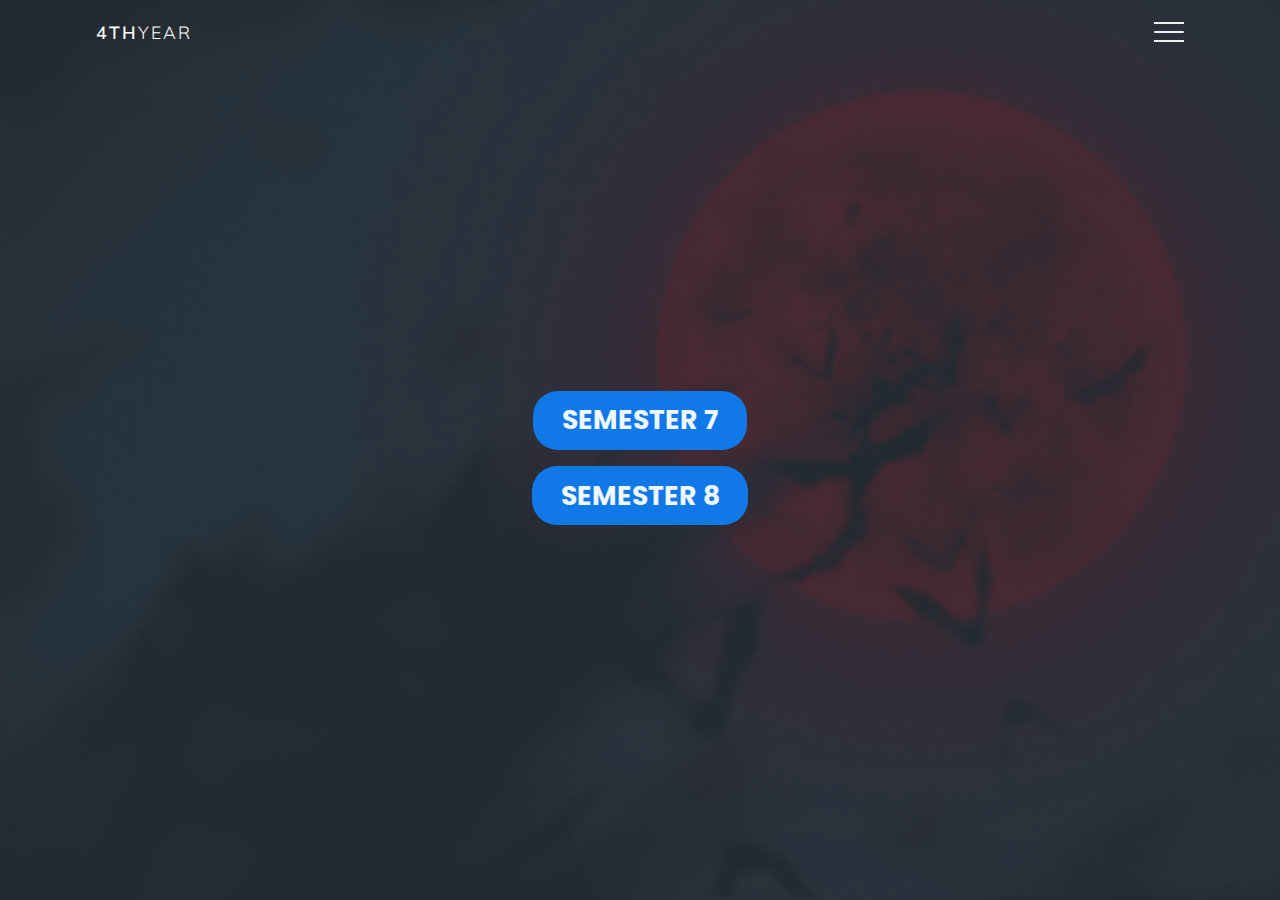
<file: 4thyear.html>
<!DOCTYPE html>
<html lang="en">
  <head>
    <meta charset="UTF-8" />
    <meta name="viewport" content="width=device-width, initial-scale=1.0" />
    <title>HTS</title>
    <link rel="stylesheet" href="style.css" />
    <link rel="stylesheet" href="style2.css">
    <link rel="stylesheet" href="https://use.fontawesome.com/releases/v5.3.1/css/all.css">
    <style>
      header {
min-height: 100vh;
width: 100%;
background: url("5Kkr.gif") no-repeat center / cover ;
position: relative;
}
    </style>
  </head>

  <body>
    <div class="container">
      <div class="navbar">
        <div class="menu">
          <h3 class="logo">4th<span>Year</span></h3>
          <div class="hamburger-menu">
            <div class="bar"></div>
          </div>
        </div>
      </div>

      <div class="main-container">
        <div class="main">
          <header>
            <div class="overlay">
              <div class="inner">
                 <button class="btn">  <a href="7sem.html"style="--i: 0.05s; text-decoration:none; color: aliceblue;"><h1>SEMESTER 7</h1></a></button><br>
                 <button class="btn">  <a href="8sem.html" style="--i: 0.05s; text-decoration:none; color: aliceblue;"><h1>SEMESTER 8</h1></a></button><br>
            </div>
          </header>
        </div>

        <div class="shadow one"></div>
        <div class="shadow two"></div> 
      </div>

      <div class="links">
        <ul>
          <li>
            <a href="Home.html" style="--i: 0.05s; text-decoration:none;">Home</a>
          </li>
          <li>
            <a href="1styear.html" style="--i: 0.1s; text-decoration:none;">1st Year</a>
          </li>
          <li>
            <a href="2ndyear.html" style="--i: 0.15s; text-decoration:none;">2nd Year</a>
          </li>
          <li>
            <a href="3rdyear.html" style="--i: 0.2s; text-decoration:none;">3rd Year</a>
          </li>
          <li>
            <a href="4thyear.html" style="--i: 0.25s; text-decoration:none;">4th Year</a>
          </li>
          <li>
            <a href="about.html" style="--i: 0.3s; text-decoration:none;"> Notes</a>
          </li>
        </ul>
      </div>
    </div>
    <script src="app.js"></script>
   
   
             
  </body>
</html>
</file>
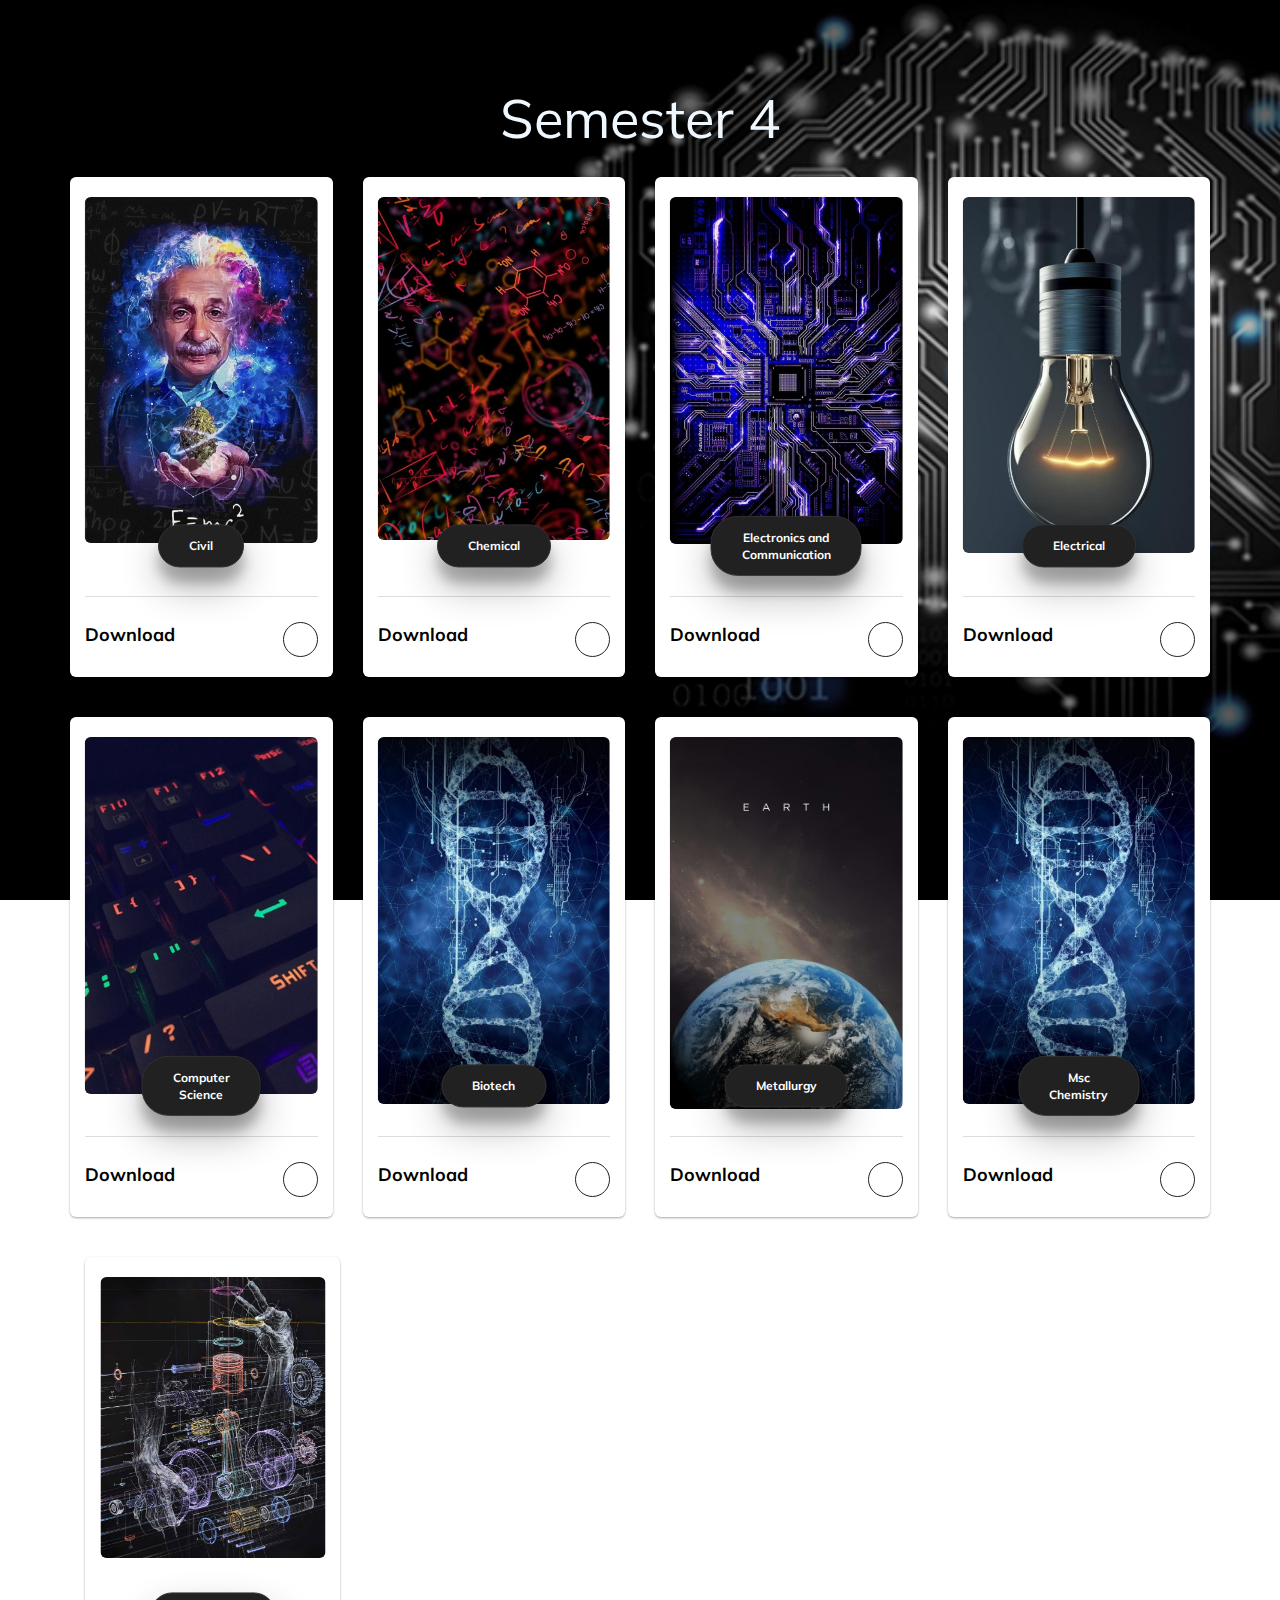
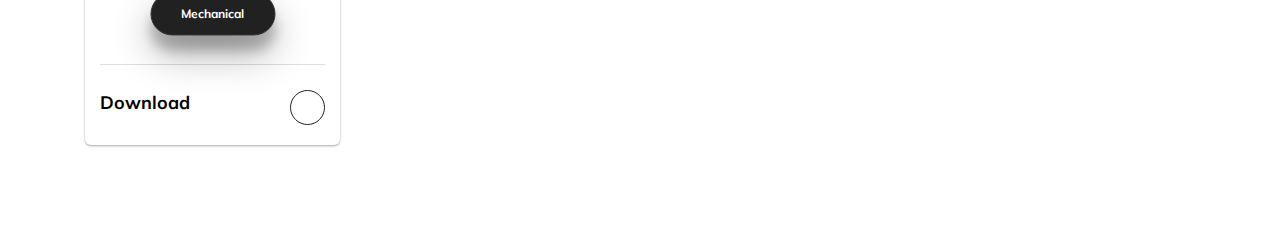
<file: 5sem.html>
<!DOCTYPE html>
<html lang="en" >
<head>
  <meta charset="UTF-8">
  <title>2022-semester 1</title>
 
<link rel='stylesheet' href='https://maxcdn.bootstrapcdn.com/bootstrap/3.3.7/css/bootstrap.min.css'>
<link rel="stylesheet" href="./style2.css">

</head>
<body>
<!-- partial:index.partial.html -->


<div class="shell">
  <div class="container">
    <div class="container1">
      Semester 4
        
      </div>
       
    
      

    <div class="row">
      <div class="col-md-3">
        <div class="wsk-cp-product">
          <div class="wsk-cp-img"><img src="Albert Einstein IPhone Wallpaper _ Pôsteres de ciência, Desenhos de quimica, Desenhando retratos.jfif" alt="Product" class="img-responsive" /></div>
          <div class="wsk-cp-text">
            <div class="category">
              <span>Civil</span>
            </div>
           
            <div class="card-footer">
              <div class="wcf-left"><span class="price"><a href = "https://drive.google.com/file/d/1wOsNJjoaAg8xCvMToaBIXVIKOirTt8RE/view?usp=share_link" style=" color: black;text-decoration:none;" > Download</a></span></div>
              <div class="wcf-right"><a href="#" class="buy-btn"><i class="zmdi zmdi-shopping-basket"></i></a></div>
            </div>
          </div>
        </div>
      </div>








      <div class="col-md-3">
        <div class="wsk-cp-product">
          <div class="wsk-cp-img"><img src="Chemistry IPhone Wallpaper - IPhone Wallpapers.jfif" alt="Product" class="img-responsive" /></div>
          <div class="wsk-cp-text">
            <div class="category">
              <span>Chemical</span>
            </div>
            <div class="card-footer">
              <div class="wcf-left"><span class="price"><a href = "https://drive.google.com/file/d/1mPLowkoa-ilbJXsmHnHuEFZfCpZh1E9E/view?usp=share_link" style=" color: black;text-decoration:none;" > Download</a></span></div>
              <div class="wcf-right"><a href="#" class="buy-btn"><i class="zmdi zmdi-shopping-basket"></i></a></div>
            </div>
          </div>
        </div>
      </div>





      <div class="col-md-3">
        <div class="wsk-cp-product">
          <div class="wsk-cp-img"><img src="download1.jfif" alt="Product" class="img-responsive" /></div>
          <div class="wsk-cp-text">
            <div class="category">
              <span>Electronics and Communication</span>
            </div>
            <div class="card-footer">
              <div class="wcf-left"><span class="price"><a href = "https://drive.google.com/file/d/1MWwSs-1DaEao6MZjR8trQhae_aASUAU4/view?usp=share_link" style=" color: black;text-decoration:none;" > Download</a></span></div>
              <div class="wcf-right"><a href="#" class="buy-btn"><i class="zmdi zmdi-shopping-basket"></i></a></div>
            </div>
          </div>
        </div>
      </div>
    



    
      <div class="col-md-3">
        <div class="wsk-cp-product">
          <div class="wsk-cp-img">
            <img src="Free Light Bulb Wallpaper For Your Phone.jfif" class="img-responsive" />
          </div>
          <div class="wsk-cp-text">
            <div class="category">
              <span>Electrical</span>
            </div>
          
            <div class="card-footer">
              <div class="wcf-left"><span class="price"><a href = "https://drive.google.com/file/d/18II7AgLMmFEUmbCByHte1zg9XwSDmlUY/view?usp=share_link" style=" color: black;text-decoration:none;" > Download</a></span></div>
              <div class="wcf-right"><a href="#" class="buy-btn"><i class="zmdi zmdi-shopping-basket"></i></a></div>
            </div>
          </div>
        </div>
      </div>
      </div>
      <div class="row">
      <div class="col-md-3">
        <div class="wsk-cp-product">
          <div class="wsk-cp-img"><img src="Wallpapers keyboard.jfif" alt="Product" class="img-responsive" /></div>
          <div class="wsk-cp-text">
            <div class="category">
              <span>Computer Science</span>
            </div>
          <div class="card-footer">
              <div class="wcf-left"><span class="price"><a href = "https://drive.google.com/file/d/1F3BSQkVn0sF70Qf3osiYkxRG3U18VcOi/view?usp=share_link" style=" color: black;text-decoration:none;" > Download</a></span></div>
              <div class="wcf-right"><a href="#" class="buy-btn"><i class="zmdi zmdi-shopping-basket"></i></a></div>
            </div>
          </div>
        </div>
      </div>


      <div class="col-md-3">
        <div class="wsk-cp-product">
          <div class="wsk-cp-img"><img src="download2.jfif" alt="Product" class="img-responsive" /></div>
          <div class="wsk-cp-text">
            <div class="category">
              <span>Biotech</span>
            </div>
           
            <div class="card-footer">
              <div class="wcf-left"><span class="price"><a href = "https://drive.google.com/file/d/1foojK1U4CjMOsmbTTwevKb7NjlC8Bze6/view?usp=share_link" style=" color: black;text-decoration:none;" > Download</a></span></div>
              <div class="wcf-right"><a href="#" class="buy-btn"><i class="zmdi zmdi-shopping-basket"></i></a></div>
            </div>
          </div>
        </div>
      </div>


      <div class="col-md-3">
        <div class="wsk-cp-product">
          <div class="wsk-cp-img"><img src="download4.jfif" alt="Product" class="img-responsive" /></div>
          <div class="wsk-cp-text">
            <div class="category">
              <span>Metallurgy</span>
            </div>
<div class="card-footer">
              <div class="wcf-left"><span class="price"><a href = "https://drive.google.com/file/d/1R-aUTrafCM8vUqRTs-V_4ykgaGsJ4jvi/view?usp=share_link" style=" color: black;text-decoration:none;" > Download</a></span></div>
              <div class="wcf-right"><a href="#" class="buy-btn"><i class="zmdi zmdi-shopping-basket"></i></a></div>
            </div>
          </div>
        </div>
      </div>

      
      <div class="col-md-3">
        <div class="wsk-cp-product">
          <div class="wsk-cp-img"><img src="download2.jfif" alt="Product" class="img-responsive" /></div>
          <div class="wsk-cp-text">
            <div class="category">
              <span>Msc Chemistry</span>
            </div>
           </div>
            <div class="card-footer">
              <div class="wcf-left"><span class="price"><a href = "https://drive.google.com/file/d/1F9XG9pglxK-KPpfQYwhGoLv6mAnfGj3V/view?usp=share_link" style=" color: black;text-decoration:none;" > Download</a></span></div>
              <div class="wcf-right"><a href="#" class="buy-btn"><i class="zmdi zmdi-shopping-basket"></i></a></div>
            </div>
          </div>
        </div>
      </div>

      <div class="col-md-3">
        <div class="wsk-cp-product">
          <div class="wsk-cp-img"><img src="mech.png" alt="Product" class="img-responsive" /></div>
          <div class="wsk-cp-text">
            <div class="category">
              <span>Mechanical</span>
            </div>
           
            <div class="card-footer">
              <div class="wcf-left"><span class="price"><a href = "https://drive.google.com/file/d/15ce73JvSWRotnRAaPM6Y1iu93dLc_ln9/view?usp=share_link" style=" color: black;text-decoration:none;" > Download</a></span></div>
              <div class="wcf-right"><a href="#" class="buy-btn"><i class="zmdi zmdi-shopping-basket"></i></a></div>
            </div>
          </div>
        </div>
      </div>


    </div>
  </div>
</div>
<!-- partial -->
  
</body>
</html>
</file>
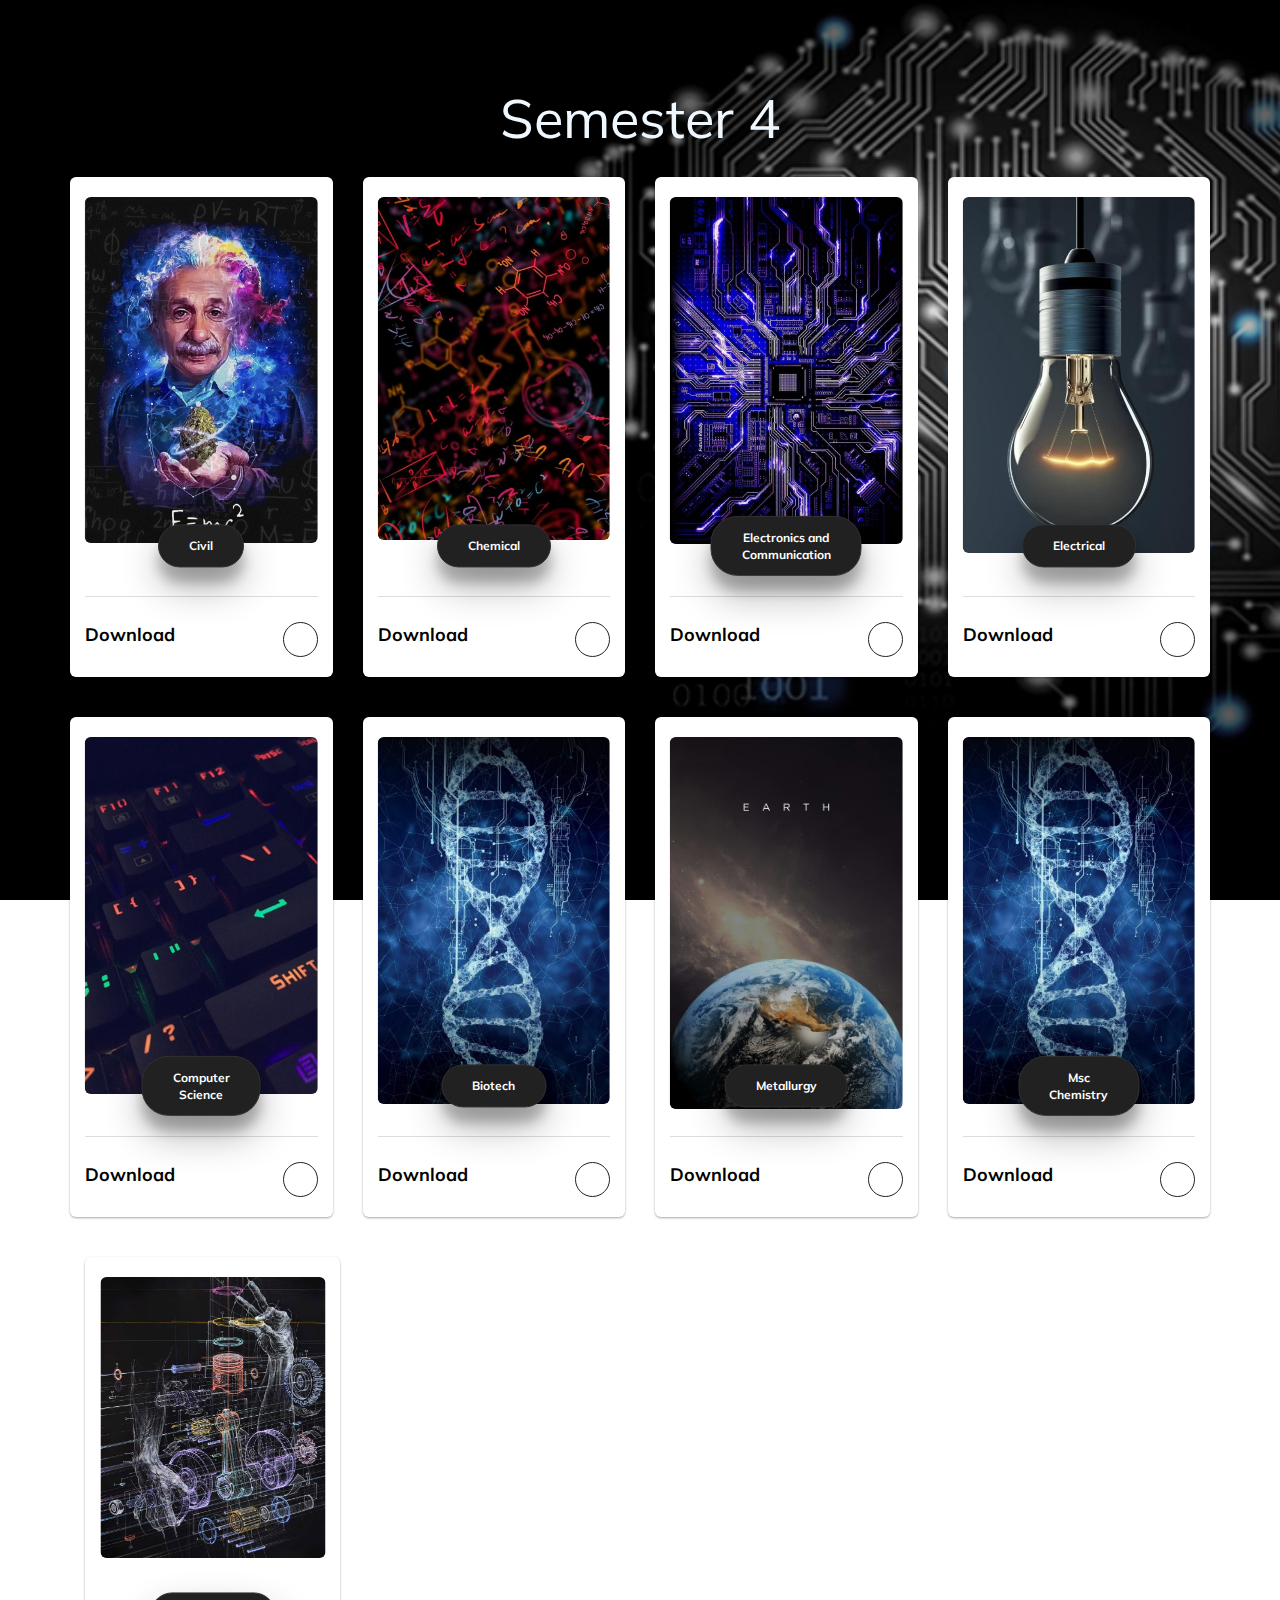
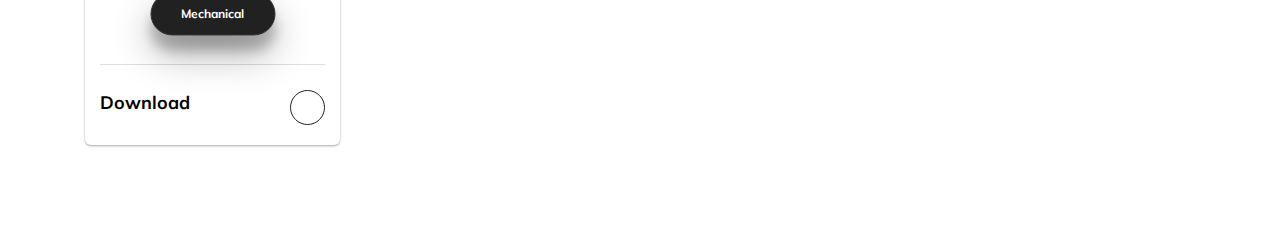
<file: 6sem.html>
<!DOCTYPE html>
<html lang="en" >
<head>
  <meta charset="UTF-8">
  <title>2022-semester 1</title>
 
<link rel='stylesheet' href='https://maxcdn.bootstrapcdn.com/bootstrap/3.3.7/css/bootstrap.min.css'>
<link rel="stylesheet" href="./style2.css">

</head>
<body>
<!-- partial:index.partial.html -->


<div class="shell">
  <div class="container">
    <div class="container1">
      Semester 4
        
      </div>
       
    
      

    <div class="row">
      <div class="col-md-3">
        <div class="wsk-cp-product">
          <div class="wsk-cp-img"><img src="Albert Einstein IPhone Wallpaper _ Pôsteres de ciência, Desenhos de quimica, Desenhando retratos.jfif" alt="Product" class="img-responsive" /></div>
          <div class="wsk-cp-text">
            <div class="category">
              <span>Civil</span>
            </div>
           
            <div class="card-footer">
              <div class="wcf-left"><span class="price"><a href = "https://drive.google.com/file/d/1-k2linEvQzg2oCJR7rfrT_UKYfHqDyCs/view?usp=share_link" style=" color: black;text-decoration:none;" > Download</a></span></div>
              <div class="wcf-right"><a href="#" class="buy-btn"><i class="zmdi zmdi-shopping-basket"></i></a></div>
            </div>
          </div>
        </div>
      </div>








      <div class="col-md-3">
        <div class="wsk-cp-product">
          <div class="wsk-cp-img"><img src="Chemistry IPhone Wallpaper - IPhone Wallpapers.jfif" alt="Product" class="img-responsive" /></div>
          <div class="wsk-cp-text">
            <div class="category">
              <span>Chemical</span>
            </div>
            <div class="card-footer">
              <div class="wcf-left"><span class="price"><a href = "https://drive.google.com/file/d/11jNGkPnfvYU_R8e7Z9IHqDJ2a1enDRMD/view?usp=share_link" style=" color: black;text-decoration:none;" > Download</a></span></div>
              <div class="wcf-right"><a href="#" class="buy-btn"><i class="zmdi zmdi-shopping-basket"></i></a></div>
            </div>
          </div>
        </div>
      </div>





      <div class="col-md-3">
        <div class="wsk-cp-product">
          <div class="wsk-cp-img"><img src="download1.jfif" alt="Product" class="img-responsive" /></div>
          <div class="wsk-cp-text">
            <div class="category">
              <span>Electronics and Communication</span>
            </div>
            <div class="card-footer">
              <div class="wcf-left"><span class="price"><a href = "https://drive.google.com/file/d/1IrCgV_il8dMkcGsXbETG9y3WoIBCQvdP/view?usp=share_link" style=" color: black;text-decoration:none;" > Download</a></span></div>
              <div class="wcf-right"><a href="#" class="buy-btn"><i class="zmdi zmdi-shopping-basket"></i></a></div>
            </div>
          </div>
        </div>
      </div>
    



    
      <div class="col-md-3">
        <div class="wsk-cp-product">
          <div class="wsk-cp-img">
            <img src="Free Light Bulb Wallpaper For Your Phone.jfif" class="img-responsive" />
          </div>
          <div class="wsk-cp-text">
            <div class="category">
              <span>Electrical</span>
            </div>
          
            <div class="card-footer">
              <div class="wcf-left"><span class="price"><a href = "https://drive.google.com/file/d/1Cp-kmNds1p7veNHAMfeqb1oJR2Kz0wHY/view?usp=share_link" style=" color: black;text-decoration:none;" > Download</a></span></div>
              <div class="wcf-right"><a href="#" class="buy-btn"><i class="zmdi zmdi-shopping-basket"></i></a></div>
            </div>
          </div>
        </div>
      </div>
      </div>
      <div class="row">
      <div class="col-md-3">
        <div class="wsk-cp-product">
          <div class="wsk-cp-img"><img src="Wallpapers keyboard.jfif" alt="Product" class="img-responsive" /></div>
          <div class="wsk-cp-text">
            <div class="category">
              <span>Computer Science</span>
            </div>
          <div class="card-footer">
              <div class="wcf-left"><span class="price"><a href = "https://drive.google.com/file/d/1nWg1Aw2fqD3_RsEhvlpZdTRcKURhAHsy/view?usp=share_link" style=" color: black;text-decoration:none;" > Download</a></span></div>
              <div class="wcf-right"><a href="#" class="buy-btn"><i class="zmdi zmdi-shopping-basket"></i></a></div>
            </div>
          </div>
        </div>
      </div>


      <div class="col-md-3">
        <div class="wsk-cp-product">
          <div class="wsk-cp-img"><img src="download2.jfif" alt="Product" class="img-responsive" /></div>
          <div class="wsk-cp-text">
            <div class="category">
              <span>Biotech</span>
            </div>
           
            <div class="card-footer">
              <div class="wcf-left"><span class="price"><a href = "https://drive.google.com/file/d/1VS0GhsWCfNz4NwDb__ve-Z_fBc1UjrVC/view?usp=share_link" style=" color: black;text-decoration:none;" > Download</a></span></div>
              <div class="wcf-right"><a href="#" class="buy-btn"><i class="zmdi zmdi-shopping-basket"></i></a></div>
            </div>
          </div>
        </div>
      </div>


      <div class="col-md-3">
        <div class="wsk-cp-product">
          <div class="wsk-cp-img"><img src="download4.jfif" alt="Product" class="img-responsive" /></div>
          <div class="wsk-cp-text">
            <div class="category">
              <span>Metallurgy</span>
            </div>
<div class="card-footer">
              <div class="wcf-left"><span class="price"><a href = "https://drive.google.com/file/d/14nfiuV4iLzgCNf5vV5vfLm-2Thvz7vSR/view?usp=share_link" style=" color: black;text-decoration:none;" > Download</a></span></div>
              <div class="wcf-right"><a href="#" class="buy-btn"><i class="zmdi zmdi-shopping-basket"></i></a></div>
            </div>
          </div>
        </div>
      </div>

      
      <div class="col-md-3">
        <div class="wsk-cp-product">
          <div class="wsk-cp-img"><img src="download2.jfif" alt="Product" class="img-responsive" /></div>
          <div class="wsk-cp-text">
            <div class="category">
              <span>Msc Chemistry</span>
            </div>
           </div>
            <div class="card-footer">
              <div class="wcf-left"><span class="price"><a href = "https://drive.google.com/file/d/1F9XG9pglxK-KPpfQYwhGoLv6mAnfGj3V/view?usp=share_link" style=" color: black;text-decoration:none;" > Download</a></span></div>
              <div class="wcf-right"><a href="#" class="buy-btn"><i class="zmdi zmdi-shopping-basket"></i></a></div>
            </div>
          </div>
        </div>
      </div>

      <div class="col-md-3">
        <div class="wsk-cp-product">
          <div class="wsk-cp-img"><img src="mech.png" alt="Product" class="img-responsive" /></div>
          <div class="wsk-cp-text">
            <div class="category">
              <span>Mechanical</span>
            </div>
           
            <div class="card-footer">
              <div class="wcf-left"><span class="price"><a href = "https://drive.google.com/file/d/1qoPcZyEK9ootHg9w6PHN6Bj-UaZTQEg_/view?usp=share_link" style=" color: black;text-decoration:none;" > Download</a></span></div>
              <div class="wcf-right"><a href="#" class="buy-btn"><i class="zmdi zmdi-shopping-basket"></i></a></div>
            </div>
          </div>
        </div>
      </div>


    </div>
  </div>
</div>
<!-- partial -->
  
</body>
</html>
</file>
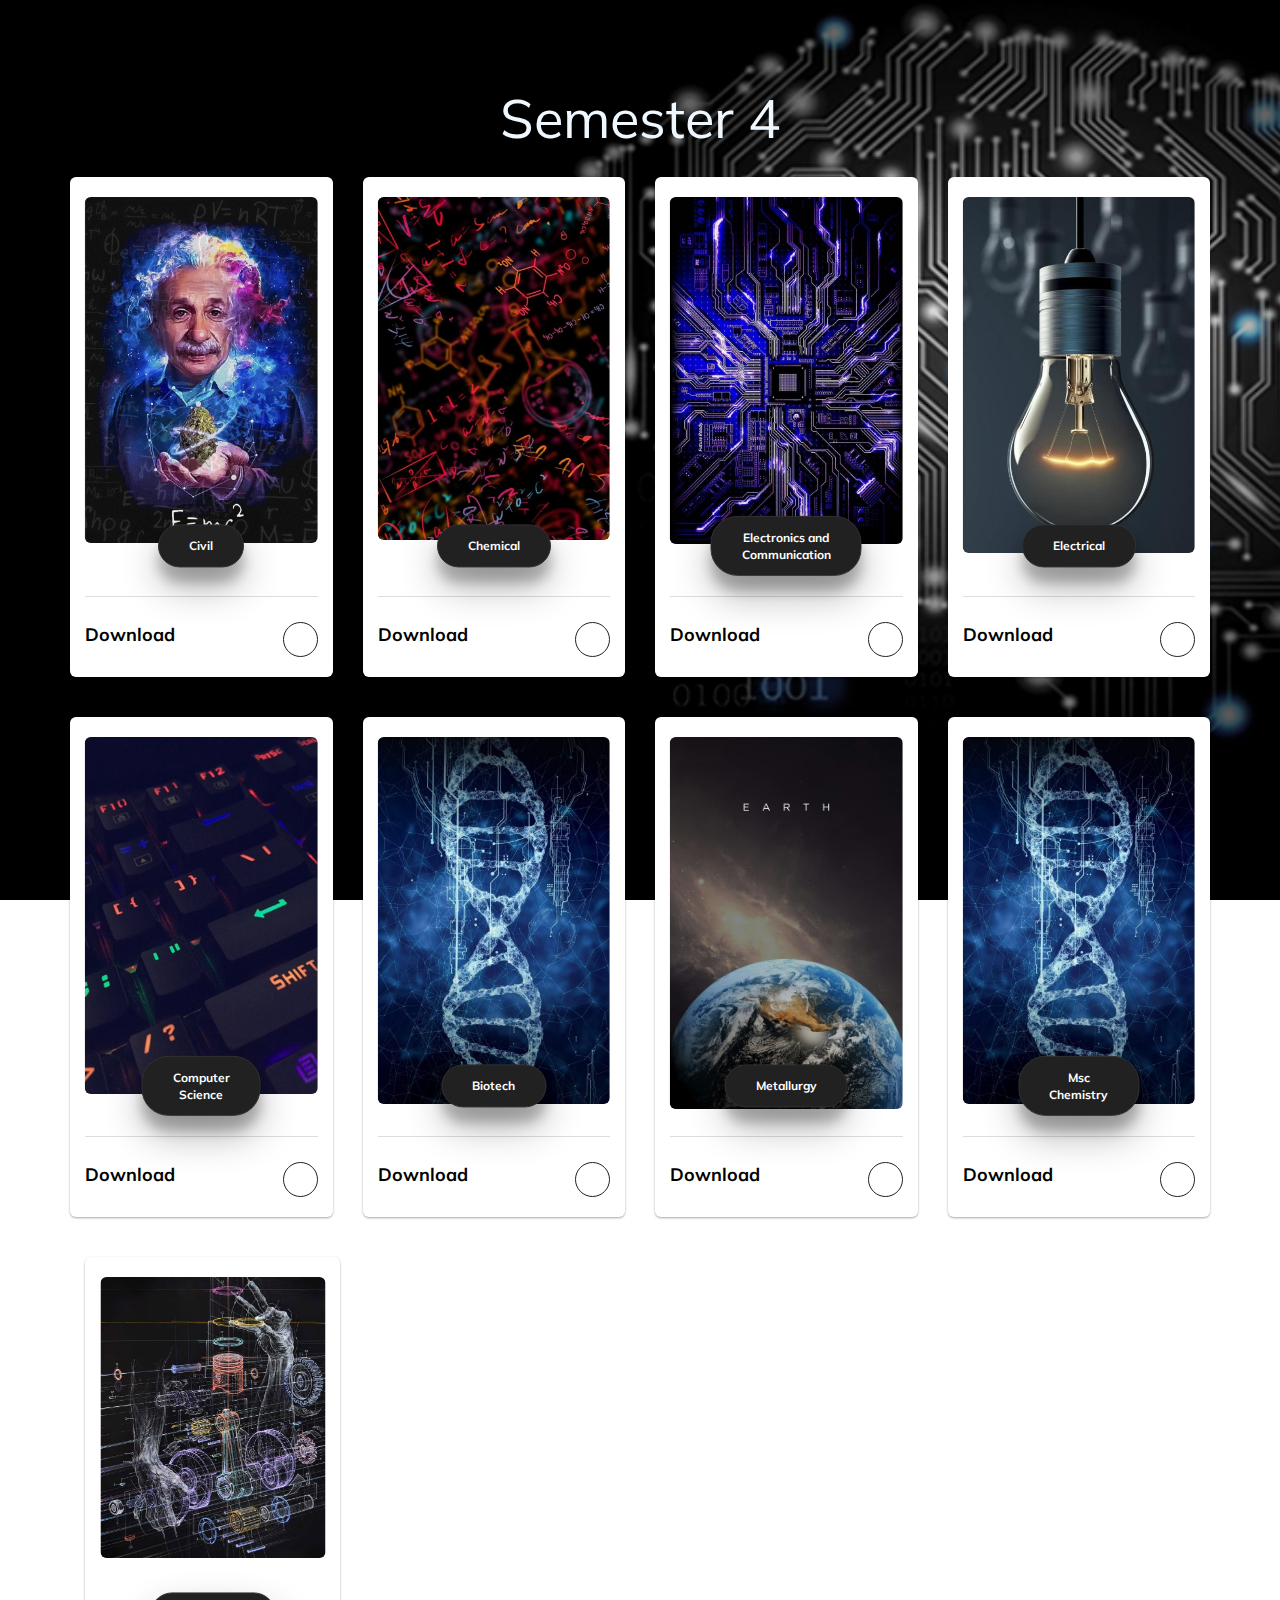
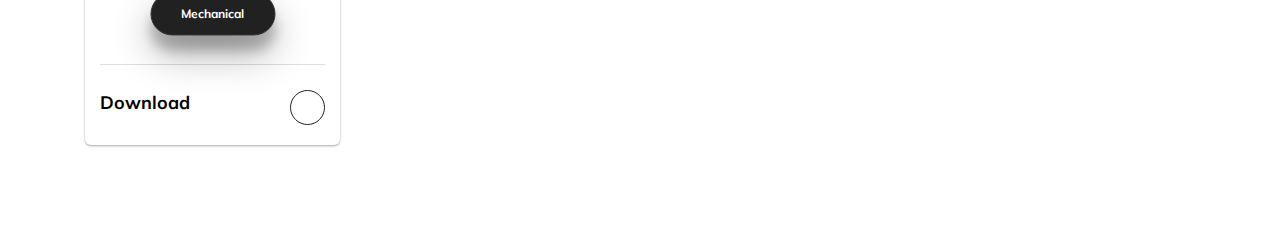
<file: 7sem.html>
<!DOCTYPE html>
<html lang="en" >
<head>
  <meta charset="UTF-8">
  <title>2022-semester 1</title>
 
<link rel='stylesheet' href='https://maxcdn.bootstrapcdn.com/bootstrap/3.3.7/css/bootstrap.min.css'>
<link rel="stylesheet" href="./style2.css">

</head>
<body>
<!-- partial:index.partial.html -->


<div class="shell">
  <div class="container">
    <div class="container1">
      Semester 4
        
      </div>
       
    
      

    <div class="row">
      <div class="col-md-3">
        <div class="wsk-cp-product">
          <div class="wsk-cp-img"><img src="Albert Einstein IPhone Wallpaper _ Pôsteres de ciência, Desenhos de quimica, Desenhando retratos.jfif" alt="Product" class="img-responsive" /></div>
          <div class="wsk-cp-text">
            <div class="category">
              <span>Civil</span>
            </div>
           
            <div class="card-footer">
              <div class="wcf-left"><span class="price"><a href = "https://drive.google.com/file/d/1p6A-mtcwTVqwJxFfGAH6jxU-NgK3wOgj/view?usp=share_link" style=" color: black;text-decoration:none;" > Download</a></span></div>
              <div class="wcf-right"><a href="#" class="buy-btn"><i class="zmdi zmdi-shopping-basket"></i></a></div>
            </div>
          </div>
        </div>
      </div>








      <div class="col-md-3">
        <div class="wsk-cp-product">
          <div class="wsk-cp-img"><img src="Chemistry IPhone Wallpaper - IPhone Wallpapers.jfif" alt="Product" class="img-responsive" /></div>
          <div class="wsk-cp-text">
            <div class="category">
              <span>Chemical</span>
            </div>
            <div class="card-footer">
              <div class="wcf-left"><span class="price"><a href = "https://drive.google.com/file/d/1xBhWgn05byl4EmRwPKqHtZNSLaW8kcr1/view?usp=share_link" style=" color: black;text-decoration:none;" > Download</a></span></div>
              <div class="wcf-right"><a href="#" class="buy-btn"><i class="zmdi zmdi-shopping-basket"></i></a></div>
            </div>
          </div>
        </div>
      </div>





      <div class="col-md-3">
        <div class="wsk-cp-product">
          <div class="wsk-cp-img"><img src="download1.jfif" alt="Product" class="img-responsive" /></div>
          <div class="wsk-cp-text">
            <div class="category">
              <span>Electronics and Communication</span>
            </div>
            <div class="card-footer">
              <div class="wcf-left"><span class="price"><a href = "https://drive.google.com/file/d/1UFAdP86zzYZa924tszrKyl5UqftIOQri/view?usp=share_link" style=" color: black;text-decoration:none;" > Download</a></span></div>
              <div class="wcf-right"><a href="#" class="buy-btn"><i class="zmdi zmdi-shopping-basket"></i></a></div>
            </div>
          </div>
        </div>
      </div>
    



    
      <div class="col-md-3">
        <div class="wsk-cp-product">
          <div class="wsk-cp-img">
            <img src="Free Light Bulb Wallpaper For Your Phone.jfif" class="img-responsive" />
          </div>
          <div class="wsk-cp-text">
            <div class="category">
              <span>Electrical</span>
            </div>
          
            <div class="card-footer">
              <div class="wcf-left"><span class="price"><a href = "https://drive.google.com/file/d/1Kdbu_qV1tQ3-SLAViLFD_PkHyqpVNy5A/view?usp=share_link" style=" color: black;text-decoration:none;" > Download</a></span></div>
              <div class="wcf-right"><a href="#" class="buy-btn"><i class="zmdi zmdi-shopping-basket"></i></a></div>
            </div>
          </div>
        </div>
      </div>
      </div>
      <div class="row">
      <div class="col-md-3">
        <div class="wsk-cp-product">
          <div class="wsk-cp-img"><img src="Wallpapers keyboard.jfif" alt="Product" class="img-responsive" /></div>
          <div class="wsk-cp-text">
            <div class="category">
              <span>Computer Science</span>
            </div>
          <div class="card-footer">
              <div class="wcf-left"><span class="price"><a href = "https://drive.google.com/file/d/1AkIr3cuM7AixmhWVWffl-pP98ijNQ8Lp/view?usp=share_link" style=" color: black;text-decoration:none;" > Download</a></span></div>
              <div class="wcf-right"><a href="#" class="buy-btn"><i class="zmdi zmdi-shopping-basket"></i></a></div>
            </div>
          </div>
        </div>
      </div>


      <div class="col-md-3">
        <div class="wsk-cp-product">
          <div class="wsk-cp-img"><img src="download2.jfif" alt="Product" class="img-responsive" /></div>
          <div class="wsk-cp-text">
            <div class="category">
              <span>Biotech</span>
            </div>
           
            <div class="card-footer">
              <div class="wcf-left"><span class="price"><a href = "https://drive.google.com/file/d/1nnilfI4yMD8DqYvvYEISQqlboGryPcby/view?usp=share_link" style=" color: black;text-decoration:none;" > Download</a></span></div>
              <div class="wcf-right"><a href="#" class="buy-btn"><i class="zmdi zmdi-shopping-basket"></i></a></div>
            </div>
          </div>
        </div>
      </div>


      <div class="col-md-3">
        <div class="wsk-cp-product">
          <div class="wsk-cp-img"><img src="download4.jfif" alt="Product" class="img-responsive" /></div>
          <div class="wsk-cp-text">
            <div class="category">
              <span>Metallurgy</span>
            </div>
<div class="card-footer">
              <div class="wcf-left"><span class="price"><a href = "https://drive.google.com/file/d/1VHgfweo_DSXA23aC7N4nojvgIDydAryT/view?usp=share_link" style=" color: black;text-decoration:none;" > Download</a></span></div>
              <div class="wcf-right"><a href="#" class="buy-btn"><i class="zmdi zmdi-shopping-basket"></i></a></div>
            </div>
          </div>
        </div>
      </div>

      
      <div class="col-md-3">
        <div class="wsk-cp-product">
          <div class="wsk-cp-img"><img src="download2.jfif" alt="Product" class="img-responsive" /></div>
          <div class="wsk-cp-text">
            <div class="category">
              <span>Msc Chemistry</span>
            </div>
           </div>
            <div class="card-footer">
              <div class="wcf-left"><span class="price"><a href = "https://drive.google.com/file/d/1F9XG9pglxK-KPpfQYwhGoLv6mAnfGj3V/view?usp=share_link" style=" color: black;text-decoration:none;" > Download</a></span></div>
              <div class="wcf-right"><a href="#" class="buy-btn"><i class="zmdi zmdi-shopping-basket"></i></a></div>
            </div>
          </div>
        </div>
      </div>

      <div class="col-md-3">
        <div class="wsk-cp-product">
          <div class="wsk-cp-img"><img src="mech.png" alt="Product" class="img-responsive" /></div>
          <div class="wsk-cp-text">
            <div class="category">
              <span>Mechanical</span>
            </div>
           
            <div class="card-footer">
              <div class="wcf-left"><span class="price"><a href = "https://drive.google.com/file/d/1Cmk_OKYyuF6POtv26MtA4bQNKHvvb6tI/view?usp=share_link" style=" color: black;text-decoration:none;" > Download</a></span></div>
              <div class="wcf-right"><a href="#" class="buy-btn"><i class="zmdi zmdi-shopping-basket"></i></a></div>
            </div>
          </div>
        </div>
      </div>


    </div>
  </div>
</div>
<!-- partial -->
  
</body>
</html>
</file>
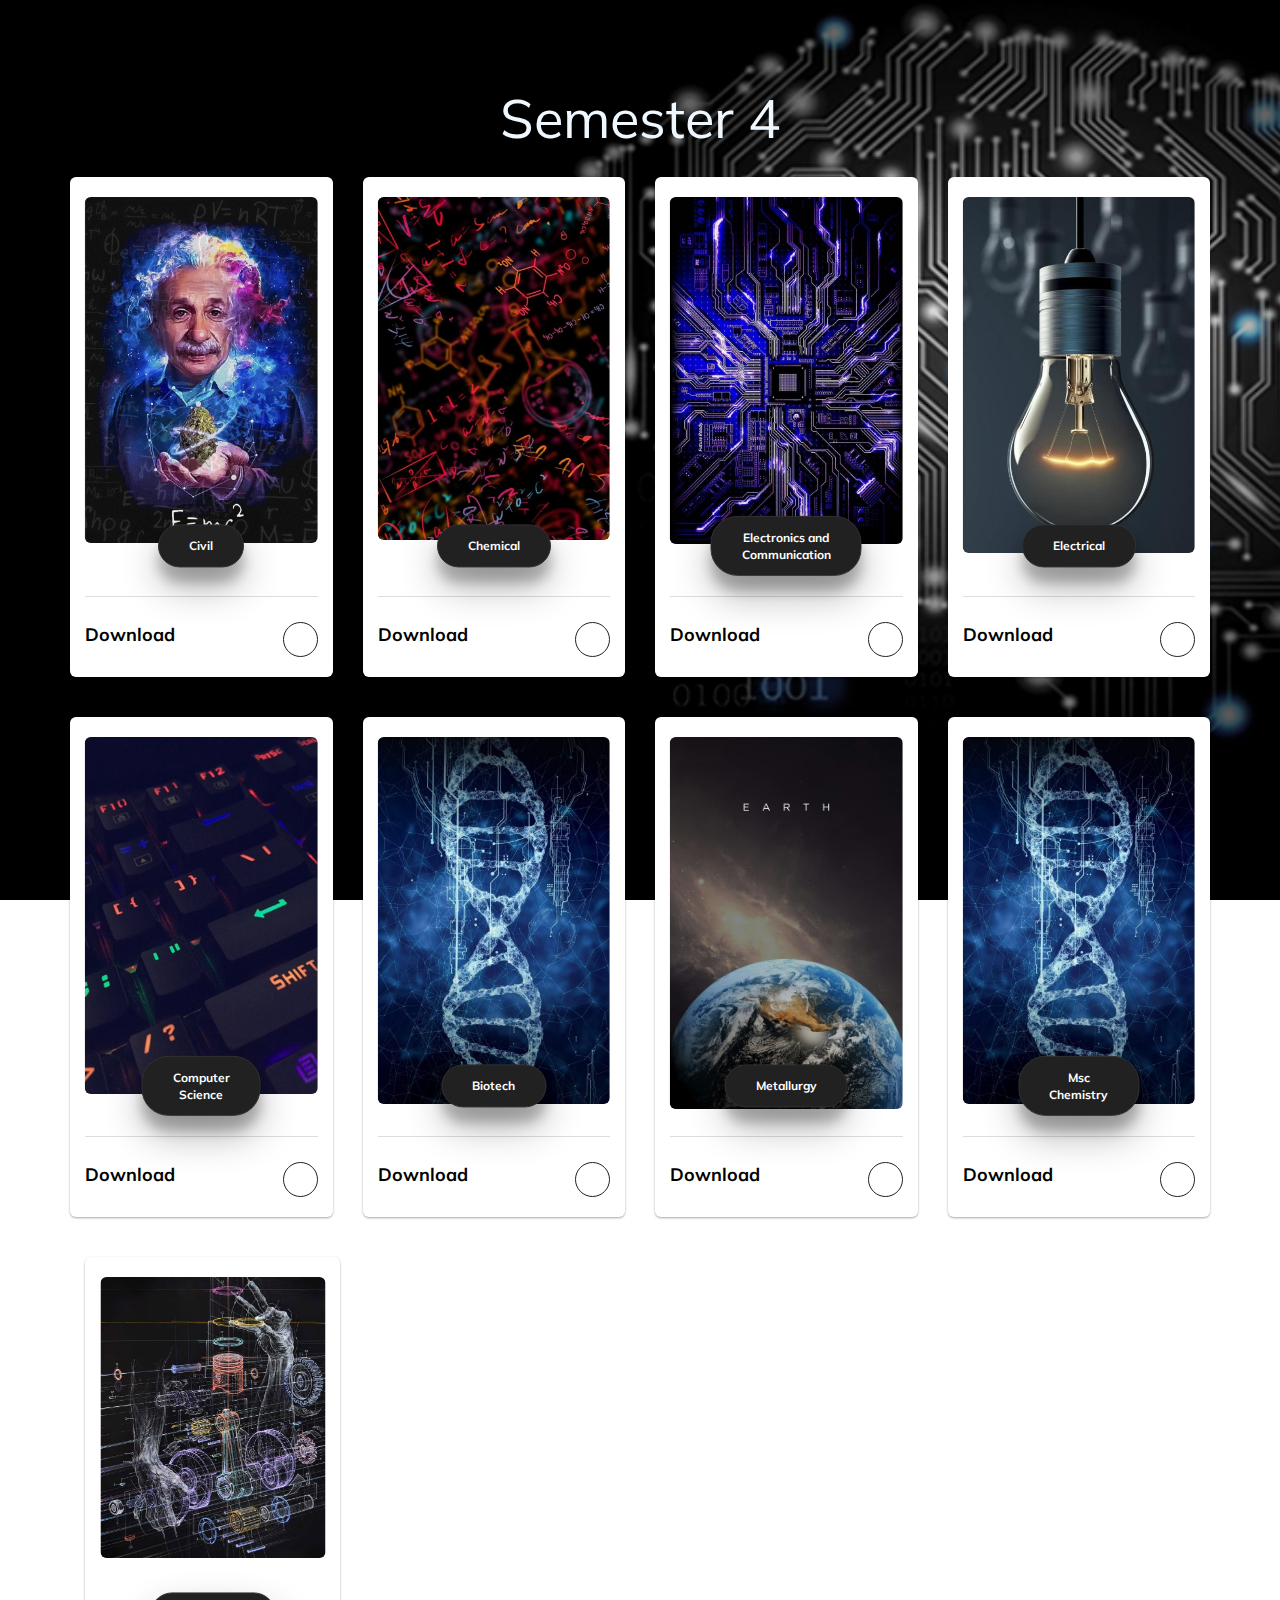
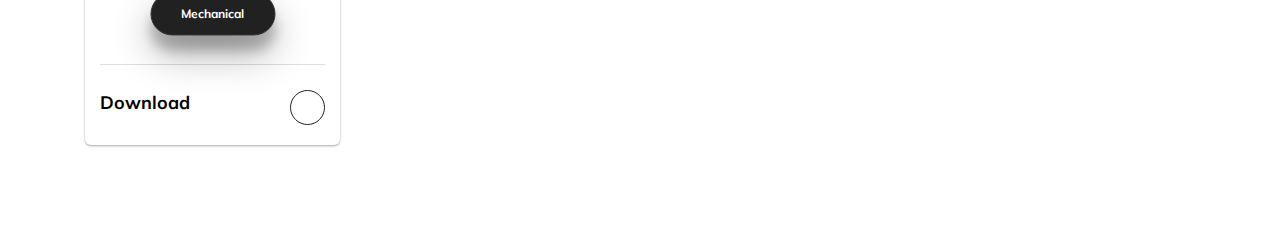
<file: 8sem.html>
<!DOCTYPE html>
<html lang="en" >
<head>
  <meta charset="UTF-8">
  <title>2022-semester 1</title>
 
<link rel='stylesheet' href='https://maxcdn.bootstrapcdn.com/bootstrap/3.3.7/css/bootstrap.min.css'>
<link rel="stylesheet" href="./style2.css">

</head>
<body>
<!-- partial:index.partial.html -->


<div class="shell">
  <div class="container">
    <div class="container1">
      Semester 4
        
      </div>
       
    
      

    <div class="row">
      <div class="col-md-3">
        <div class="wsk-cp-product">
          <div class="wsk-cp-img"><img src="Albert Einstein IPhone Wallpaper _ Pôsteres de ciência, Desenhos de quimica, Desenhando retratos.jfif" alt="Product" class="img-responsive" /></div>
          <div class="wsk-cp-text">
            <div class="category">
              <span>Civil</span>
            </div>
           
            <div class="card-footer">
              <div class="wcf-left"><span class="price"><a href = "https://drive.google.com/file/d/14JOCg2Iw25x--5fuXyUo-zDnAzRz8s0u/view?usp=share_link" style=" color: black;text-decoration:none;" > Download</a></span></div>
              <div class="wcf-right"><a href="#" class="buy-btn"><i class="zmdi zmdi-shopping-basket"></i></a></div>
            </div>
          </div>
        </div>
      </div>








      <div class="col-md-3">
        <div class="wsk-cp-product">
          <div class="wsk-cp-img"><img src="Chemistry IPhone Wallpaper - IPhone Wallpapers.jfif" alt="Product" class="img-responsive" /></div>
          <div class="wsk-cp-text">
            <div class="category">
              <span>Chemical</span>
            </div>
            <div class="card-footer">
              <div class="wcf-left"><span class="price"><a href = "https://drive.google.com/file/d/1Joiedc437k8MHt2Zy34CcYvxxP0kt7aN/view?usp=share_link" style=" color: black;text-decoration:none;" > Download</a></span></div>
              <div class="wcf-right"><a href="#" class="buy-btn"><i class="zmdi zmdi-shopping-basket"></i></a></div>
            </div>
          </div>
        </div>
      </div>





      <div class="col-md-3">
        <div class="wsk-cp-product">
          <div class="wsk-cp-img"><img src="download1.jfif" alt="Product" class="img-responsive" /></div>
          <div class="wsk-cp-text">
            <div class="category">
              <span>Electronics and Communication</span>
            </div>
            <div class="card-footer">
              <div class="wcf-left"><span class="price"><a href = "https://drive.google.com/file/d/1IPiMw_CqjVUOYZYfthameatN0slHO1Kt/view?usp=share_link" style=" color: black;text-decoration:none;" > Download</a></span></div>
              <div class="wcf-right"><a href="#" class="buy-btn"><i class="zmdi zmdi-shopping-basket"></i></a></div>
            </div>
          </div>
        </div>
      </div>
    



    
      <div class="col-md-3">
        <div class="wsk-cp-product">
          <div class="wsk-cp-img">
            <img src="Free Light Bulb Wallpaper For Your Phone.jfif" class="img-responsive" />
          </div>
          <div class="wsk-cp-text">
            <div class="category">
              <span>Electrical</span>
            </div>
          
            <div class="card-footer">
              <div class="wcf-left"><span class="price"><a href = "https://drive.google.com/file/d/1tEdGmKnjB0dhTyB8_IDnd2LbSfzz8QTF/view?usp=share_link" style=" color: black;text-decoration:none;" > Download</a></span></div>
              <div class="wcf-right"><a href="#" class="buy-btn"><i class="zmdi zmdi-shopping-basket"></i></a></div>
            </div>
          </div>
        </div>
      </div>
      </div>
      <div class="row">
      <div class="col-md-3">
        <div class="wsk-cp-product">
          <div class="wsk-cp-img"><img src="Wallpapers keyboard.jfif" alt="Product" class="img-responsive" /></div>
          <div class="wsk-cp-text">
            <div class="category">
              <span>Computer Science</span>
            </div>
          <div class="card-footer">
              <div class="wcf-left"><span class="price"><a href = "https://drive.google.com/file/d/13kYPwSZeRuE-hf0sRwI_ndxQJdoBjLv1/view?usp=share_link" style=" color: black;text-decoration:none;" > Download</a></span></div>
              <div class="wcf-right"><a href="#" class="buy-btn"><i class="zmdi zmdi-shopping-basket"></i></a></div>
            </div>
          </div>
        </div>
      </div>


      <div class="col-md-3">
        <div class="wsk-cp-product">
          <div class="wsk-cp-img"><img src="download2.jfif" alt="Product" class="img-responsive" /></div>
          <div class="wsk-cp-text">
            <div class="category">
              <span>Biotech</span>
            </div>
           
            <div class="card-footer">
              <div class="wcf-left"><span class="price"><a href = "https://drive.google.com/file/d/1P67oGwUJc1oSTxZWFeLRGDq6RQ9nVE2U/view?usp=share_link" style=" color: black;text-decoration:none;" > Download</a></span></div>
              <div class="wcf-right"><a href="#" class="buy-btn"><i class="zmdi zmdi-shopping-basket"></i></a></div>
            </div>
          </div>
        </div>
      </div>


      <div class="col-md-3">
        <div class="wsk-cp-product">
          <div class="wsk-cp-img"><img src="download4.jfif" alt="Product" class="img-responsive" /></div>
          <div class="wsk-cp-text">
            <div class="category">
              <span>Metallurgy</span>
            </div>
<div class="card-footer">
              <div class="wcf-left"><span class="price"><a href = "https://drive.google.com/file/d/14nfiuV4iLzgCNf5vV5vfLm-2Thvz7vSR/view?usp=share_link" style=" color: black;text-decoration:none;" > Download</a></span></div>
              <div class="wcf-right"><a href="#" class="buy-btn"><i class="zmdi zmdi-shopping-basket"></i></a></div>
            </div>
          </div>
        </div>
      </div>

      
      <div class="col-md-3">
        <div class="wsk-cp-product">
          <div class="wsk-cp-img"><img src="download2.jfif" alt="Product" class="img-responsive" /></div>
          <div class="wsk-cp-text">
            <div class="category">
              <span>Msc Chemistry</span>
            </div>
           </div>
            <div class="card-footer">
              <div class="wcf-left"><span class="price"><a href = "https://drive.google.com/file/d/1F9XG9pglxK-KPpfQYwhGoLv6mAnfGj3V/view?usp=share_link" style=" color: black;text-decoration:none;" > Download</a></span></div>
              <div class="wcf-right"><a href="#" class="buy-btn"><i class="zmdi zmdi-shopping-basket"></i></a></div>
            </div>
          </div>
        </div>
      </div>

      <div class="col-md-3">
        <div class="wsk-cp-product">
          <div class="wsk-cp-img"><img src="mech.png" alt="Product" class="img-responsive" /></div>
          <div class="wsk-cp-text">
            <div class="category">
              <span>Mechanical</span>
            </div>
           
            <div class="card-footer">
              <div class="wcf-left"><span class="price"><a href = "https://drive.google.com/file/d/1qPxPytG2UikpmBR-rKeYoa7jLHDsPGkR/view?usp=share_link" style=" color: black;text-decoration:none;" > Download</a></span></div>
              <div class="wcf-right"><a href="#" class="buy-btn"><i class="zmdi zmdi-shopping-basket"></i></a></div>
            </div>
          </div>
        </div>
      </div>


    </div>
  </div>
</div>
<!-- partial -->
  
</body>
</html>
</file>
<file: style.css>
@import url("https://fonts.googleapis.com/css2?family=Poppins:wght@300;400;500;600;700;800;900&display=swap");

* {
padding: 0;
margin: 0;
box-sizing: border-box;
}

body,
button {
font-family: "Poppins", sans-serif;
}

.container {
min-height: 100vh;
width: 100%;
background-color: #485461;
background-image: linear-gradient(135deg, #485461 0%, #28313b 74%);
overflow-x: hidden;
transform-style: preserve-3d;
}

.navbar {
position: fixed;
top: 0;
left: 0;
width: 100%;
z-index: 10;
height: 3rem;
}

.menu {
max-width: 72rem;
width: 100%;
margin: 0 auto;
padding: 0 2rem;
display: flex;
justify-content: space-between;
align-items: center;
color: #fff;
}

.logo {
font-size: 1.1rem;
font-weight: 600;
text-transform: uppercase;
letter-spacing: 2px;
line-height: 4rem;
}

.logo span {
font-weight: 300;
}

.hamburger-menu {
height: 4rem;
width: 3rem;
cursor: pointer;
display: flex;
align-items: center;
justify-content: flex-end;
}

.bar {
width: 1.9rem;
height: 1.5px;
border-radius: 2px;
background-color: #eee;
transition: 0.5s;
position: relative;
}

.bar:before,
.bar:after {
content: "";
position: absolute;
width: inherit;
height: inherit;
background-color: #eee;
transition: 0.5s;
}

.bar:before {
transform: translateY(-9px);
}

.bar:after {
transform: translateY(9px);
}

.main {
position: relative;
width: 100%;
left: 0;
z-index: 5;
overflow: hidden;
transform-origin: left;
transform-style: preserve-3d;
transition: 0.5s;
}



.overlay {
position: absolute;
width: 100%;
height: 100%;
top: 0;
left: 0;
background-color: rgba(43, 51, 59, 0.8);
display: flex;
justify-content: center;
align-items: center;
}

.inner {
max-width: 35rem;
text-align: center;
color: #fff;
padding: 0 2rem;
}

.title {
font-size: 2.7rem;
}

.btn {
margin-top: 1rem;
padding: 0.6rem 1.8rem;
background-color: #1179e7;
border: none;
border-radius: 25px;
color: #fff;
text-transform: uppercase;
cursor: pointer;
text-decoration: none;
}

.container.active .bar {
transform: rotate(360deg);
background-color: transparent;
}

.container.active .bar:before {
transform: translateY(0) rotate(45deg);
}

.container.active .bar:after {
transform: translateY(0) rotate(-45deg);
}

.container.active .main {
animation: main-animation 0.5s ease;
cursor: pointer;
transform: perspective(1300px) rotateY(20deg) translateZ(310px) scale(0.5);
}

@keyframes main-animation {
from {
transform: translate(0);
}

to {
transform: perspective(1300px) rotateY(20deg) translateZ(310px) scale(0.5);
}
}

.links {
position: absolute;
width: 30%;
right: 0;
top: 0;
height: 100vh;
z-index: 2;
display: flex;
justify-content: center;
align-items: center;
}

ul {
list-style: none;
}

.links a {
text-decoration: none;
color: #eee;
padding: 0.7rem 0;
display: inline-block;
font-size: 1rem;
font-weight: 300;
text-transform: uppercase;
letter-spacing: 1px;
transition: 0.3s;
opacity: 0;
transform: translateY(10px);
animation: hide 0.5s forwards ease;
}

.links a:hover {
color: #fff;
}

.container.active .links a {
animation: appear 0.5s forwards ease var(--i);
}

@keyframes appear {
from {
opacity: 0;
transform: translateY(10px);
}
to {
opacity: 1;
transform: translateY(0px);
}
}

@keyframes hide {
from {
opacity: 1;
transform: translateY(0px);
}
to {
opacity: 0;
transform: translateY(10px);
}
}

.shadow {
position: absolute;
width: 100%;
height: 100vh;
top: 0;
left: 0;
transform-style: preserve-3d;
transform-origin: left;
transition: 0.5s;
background-color: white;
}

.shadow.one {
z-index: -1;
opacity: 0.15;
}

.shadow.two {
z-index: -2;
opacity: 0.1;
}

.container.active .shadow.one {
animation: shadow-one 0.6s ease-out;
transform: perspective(1300px) rotateY(20deg) translateZ(215px) scale(0.5);
}

@keyframes shadow-one {
0% {
transform: translate(0);
}

5% {
transform: perspective(1300px) rotateY(20deg) translateZ(310px) scale(0.5);
}

100% {
transform: perspective(1300px) rotateY(20deg) translateZ(215px) scale(0.5);
}
}

.container.active .shadow.two {
animation: shadow-two 0.6s ease-out;
transform: perspective(1300px) rotateY(20deg) translateZ(120px) scale(0.5);
}

@keyframes shadow-two {
0% {
transform: translate(0);
}

20% {
transform: perspective(1300px) rotateY(20deg) translateZ(310px) scale(0.5);
}

100% {
transform: perspective(1300px) rotateY(20deg) translateZ(120px) scale(0.5);
}
}

.container.active .main:hover + .shadow.one {
transform: perspective(1300px) rotateY(20deg) translateZ(230px) scale(0.5);
}

.container.active .main:hover {
transform: perspective(1300px) rotateY(20deg) translateZ(340px) scale(0.5);
}
</file>
<file: style2.css>
@import url('https://fonts.googleapis.com/css?family=Muli:400,400i,700,700i');
body{
  font-family: 'Muli', sans-serif;
  background:url("IT\ news\,\ careers\,\ business\ technology\,\ reviews.png") repeat-y center /cover fixed  ;
}

.shell{
  padding:80px 0;
}
.container1{
text-align: center;
color: aliceblue;
font-size: 6vh;
}
.wsk-cp-product{
  background:#fff;
  padding:15px;
  border-radius:6px;
  box-shadow: 0 1px 3px rgba(0,0,0,0.12), 0 1px 2px rgba(0,0,0,0.24);
  position:relative;
  margin:20px auto;
}
.wsk-cp-img{
  position:absolute;
  top:5px;
  left:50%;
  transform:translate(-50%);
  -webkit-transform:translate(-50%);
  -ms-transform:translate(-50%);
  -moz-transform:translate(-50%);
  -o-transform:translate(-50%);
  -khtml-transform:translate(-50%);
  width: 100%;
  padding: 15px;
  transition: all 0.2s ease-in-out;
}
.wsk-cp-img img{
  width:100%;
  transition: all 0.2s ease-in-out;
  border-radius:6px;
}
.wsk-cp-product:hover .wsk-cp-img{
  top:-40px;
}
.wsk-cp-product:hover .wsk-cp-img img{
  box-shadow: 0 19px 38px rgba(0,0,0,0.30), 0 15px 12px rgba(0,0,0,0.22);
}
.wsk-cp-text{
  padding-top:150%;
}
.wsk-cp-text .category{
  text-align:center;
  font-size:12px;
  font-weight:bold;
  padding:5px;
  margin-bottom:45px;
  position:relative;
  transition: all 0.2s ease-in-out;
}
.wsk-cp-text .category > *{
  position:absolute;
  top:50%;
  left:50%;
  transform: translate(-50%,-50%);
  -webkit-transform: translate(-50%,-50%);
  -moz-transform: translate(-50%,-50%);
  -ms-transform: translate(-50%,-50%);
  -o-transform: translate(-50%,-50%);
  -khtml-transform: translate(-50%,-50%);
    
}
.wsk-cp-text .category > span{
  padding: 12px 30px;
  border: 1px solid #313131;
  background:#212121;
  color:#fff;
  box-shadow: 0 19px 38px rgba(0,0,0,0.30), 0 15px 12px rgba(0,0,0,0.22);
  border-radius:27px;
  transition: all 0.05s ease-in-out;
  
}
.wsk-cp-product:hover .wsk-cp-text .category > span{
  border-color:#ddd;
  box-shadow: none;
  padding: 11px 28px;
}
.wsk-cp-product:hover .wsk-cp-text .category{
  margin-top: 0px;
}
.wsk-cp-text .title-product{
  text-align:center;
}
.wsk-cp-text .title-product h3{
  font-size:20px;
  font-weight:bold;
  margin:15px auto;
  overflow: hidden;
    white-space: nowrap;
    text-overflow: ellipsis;
  width:100%;
}
.wsk-cp-text .description-prod p{
  margin:0;
}
/* Truncate */
.wsk-cp-text .description-prod {
  text-align:center;
  width: 100%;
  height:62px;
  overflow: hidden;
    display: -webkit-box;
    -webkit-line-clamp: 3;
    -webkit-box-orient: vertical;
  margin-bottom:15px;
}
.card-footer{
  padding: 25px 0 5px;
  border-top: 1px solid #ddd;
}
.card-footer:after, .card-footer:before{
  content:'';
  display:table;
}
.card-footer:after{
  clear:both;
}

.card-footer .wcf-left{
  float:left;
  
}

.card-footer .wcf-right{
  float:right;
}

.price{
  font-size:18px;
  font-weight:bold;
}

a.buy-btn{
  display:block;
  color:#212121;
  text-align:center;
  font-size: 18px;
  width:35px;
  height:35px;
  line-height:35px;
  border-radius:50%;
  border:1px solid #212121;
  transition: all 0.2s ease-in-out;
}
a.buy-btn:hover , a.buy-btn:active, a.buy-btn:focus{
  border-color: #FF9800;
  background: #FF9800;
  color: #fff;
  text-decoration:none;
}
.wsk-btn{
  display:inline-block;
  color:#212121;
  text-align:center;
  font-size: 18px;
  transition: all 0.2s ease-in-out;
  border-color: #FF9800;
  background: #FF9800;
  padding:12px 30px;
  border-radius:27px;
  margin: 0 5px;
}
.wsk-btn:hover, .wsk-btn:focus, .wsk-btn:active{
  text-decoration:none;
  color:#fff;
}  
.red{
  color:#F44336;
  font-size:22px;
  display:inline-block;
  margin: 0 5px;
}
@media screen and (max-width: 991px) {
  .wsk-cp-product{
    margin:40px auto;
  }
  .wsk-cp-product .wsk-cp-img{
  top:-40px;
}
.wsk-cp-product .wsk-cp-img img{
  box-shadow: 0 19px 38px rgba(0,0,0,0.30), 0 15px 12px rgba(0,0,0,0.22);
}
  .wsk-cp-product .wsk-cp-text .category > span{
  border-color:#ddd;
  box-shadow: none;
  padding: 11px 28px;
}
.wsk-cp-product .wsk-cp-text .category{
  margin-top: 0px;
}
a.buy-btn{
  border-color: #FF9800;
  background: #FF9800;
  color: #fff;
}
}
</file>
